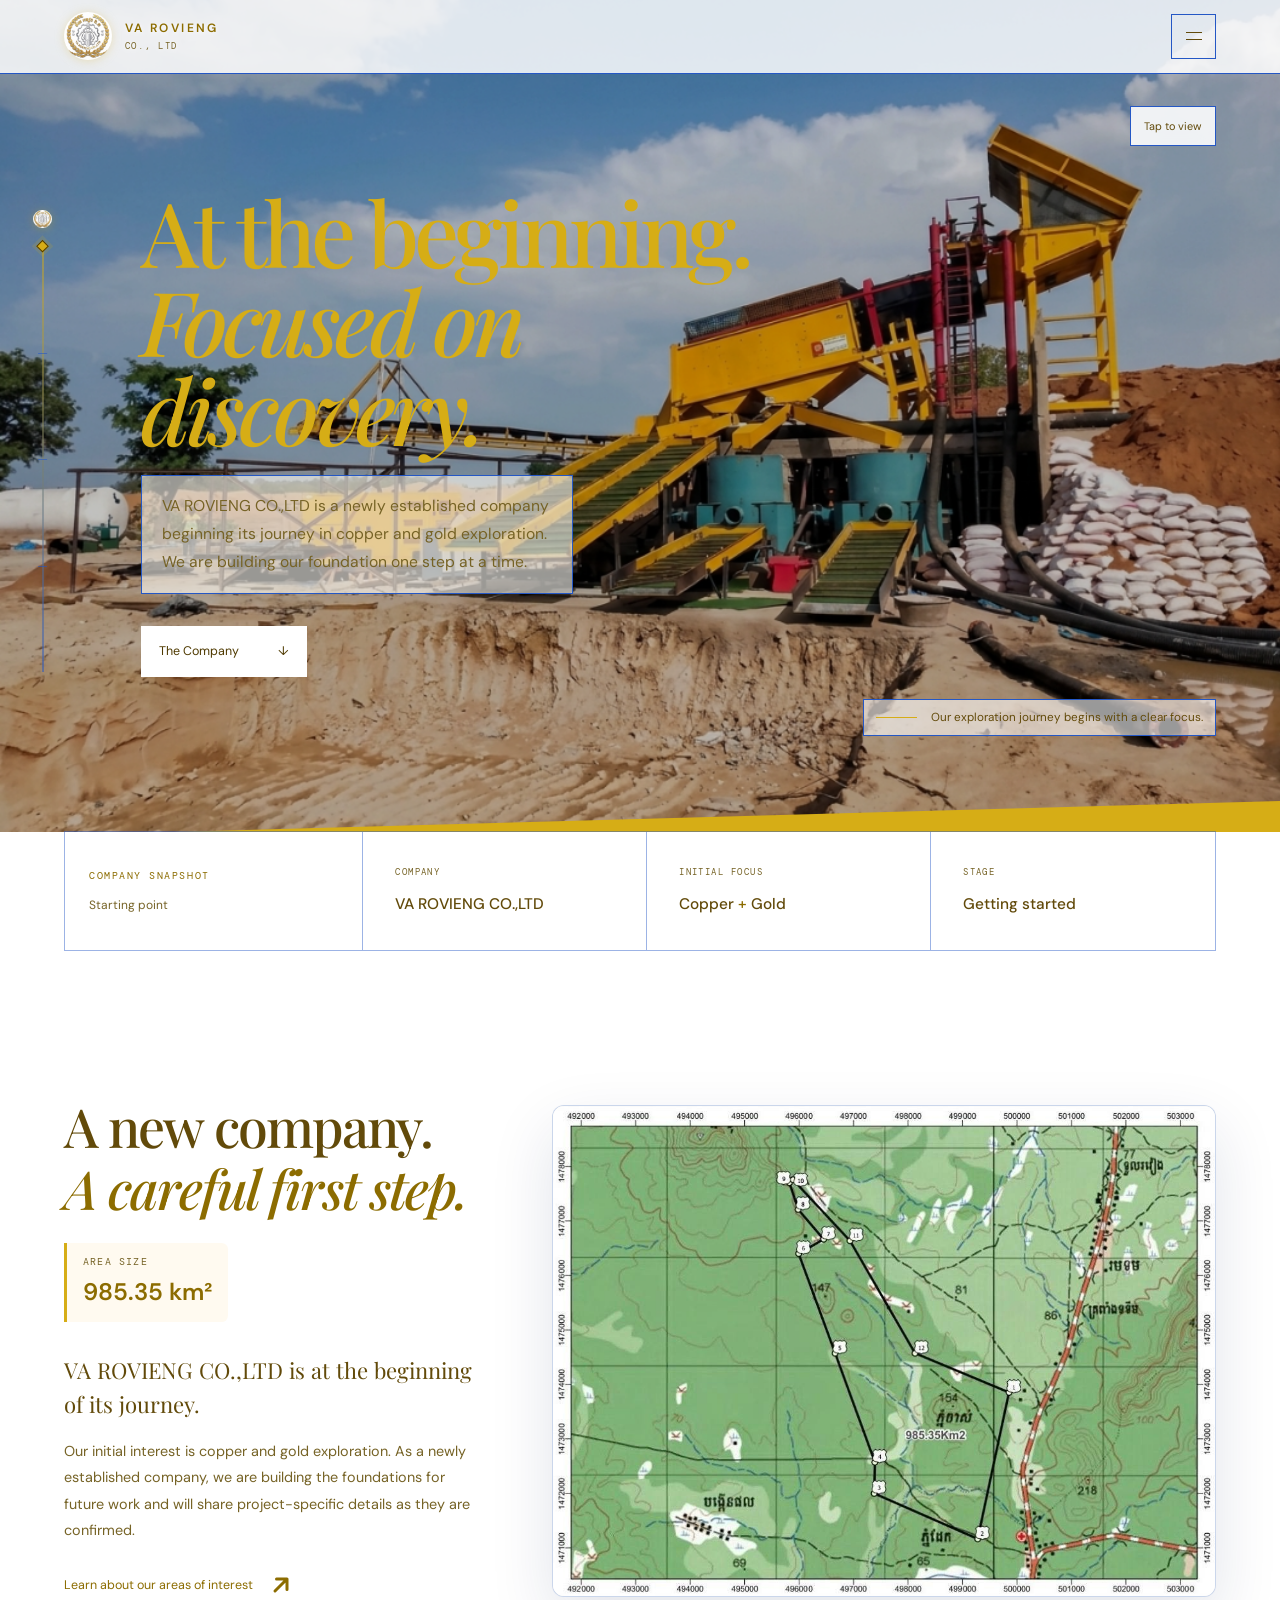
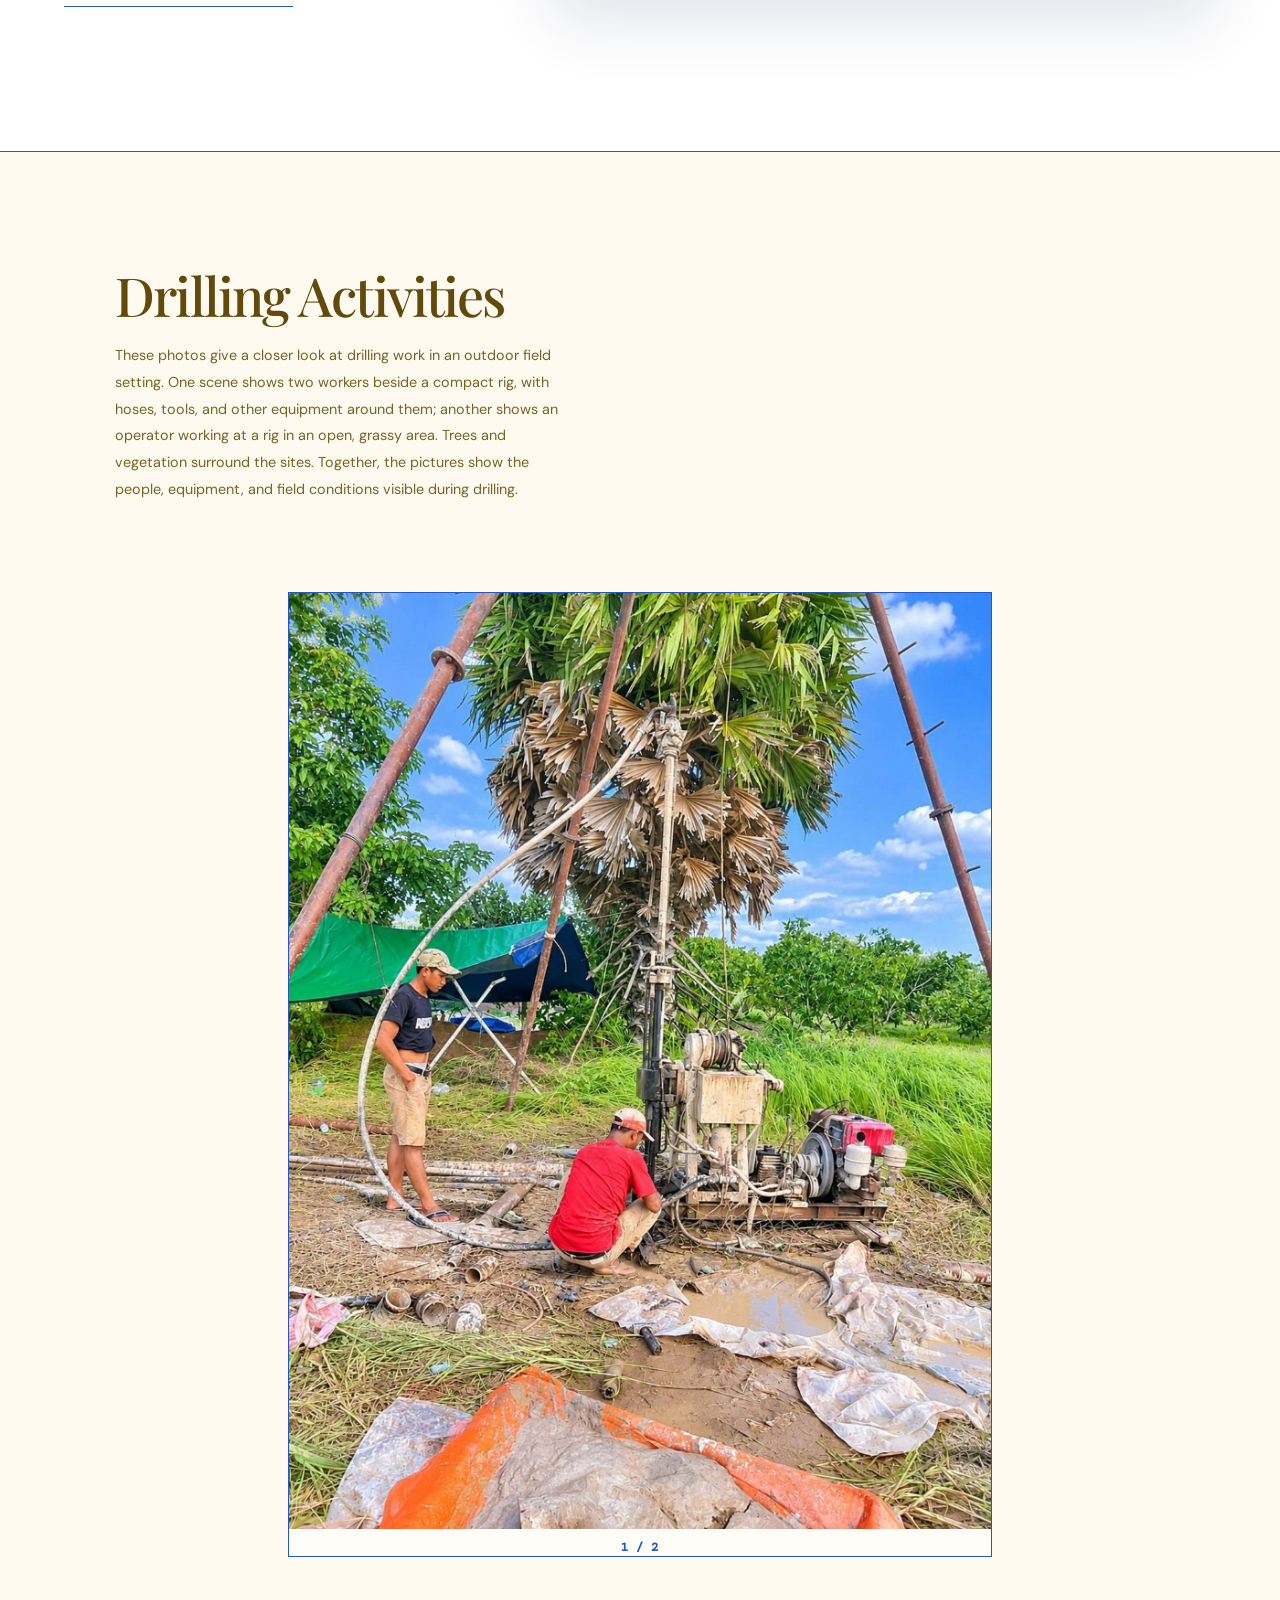
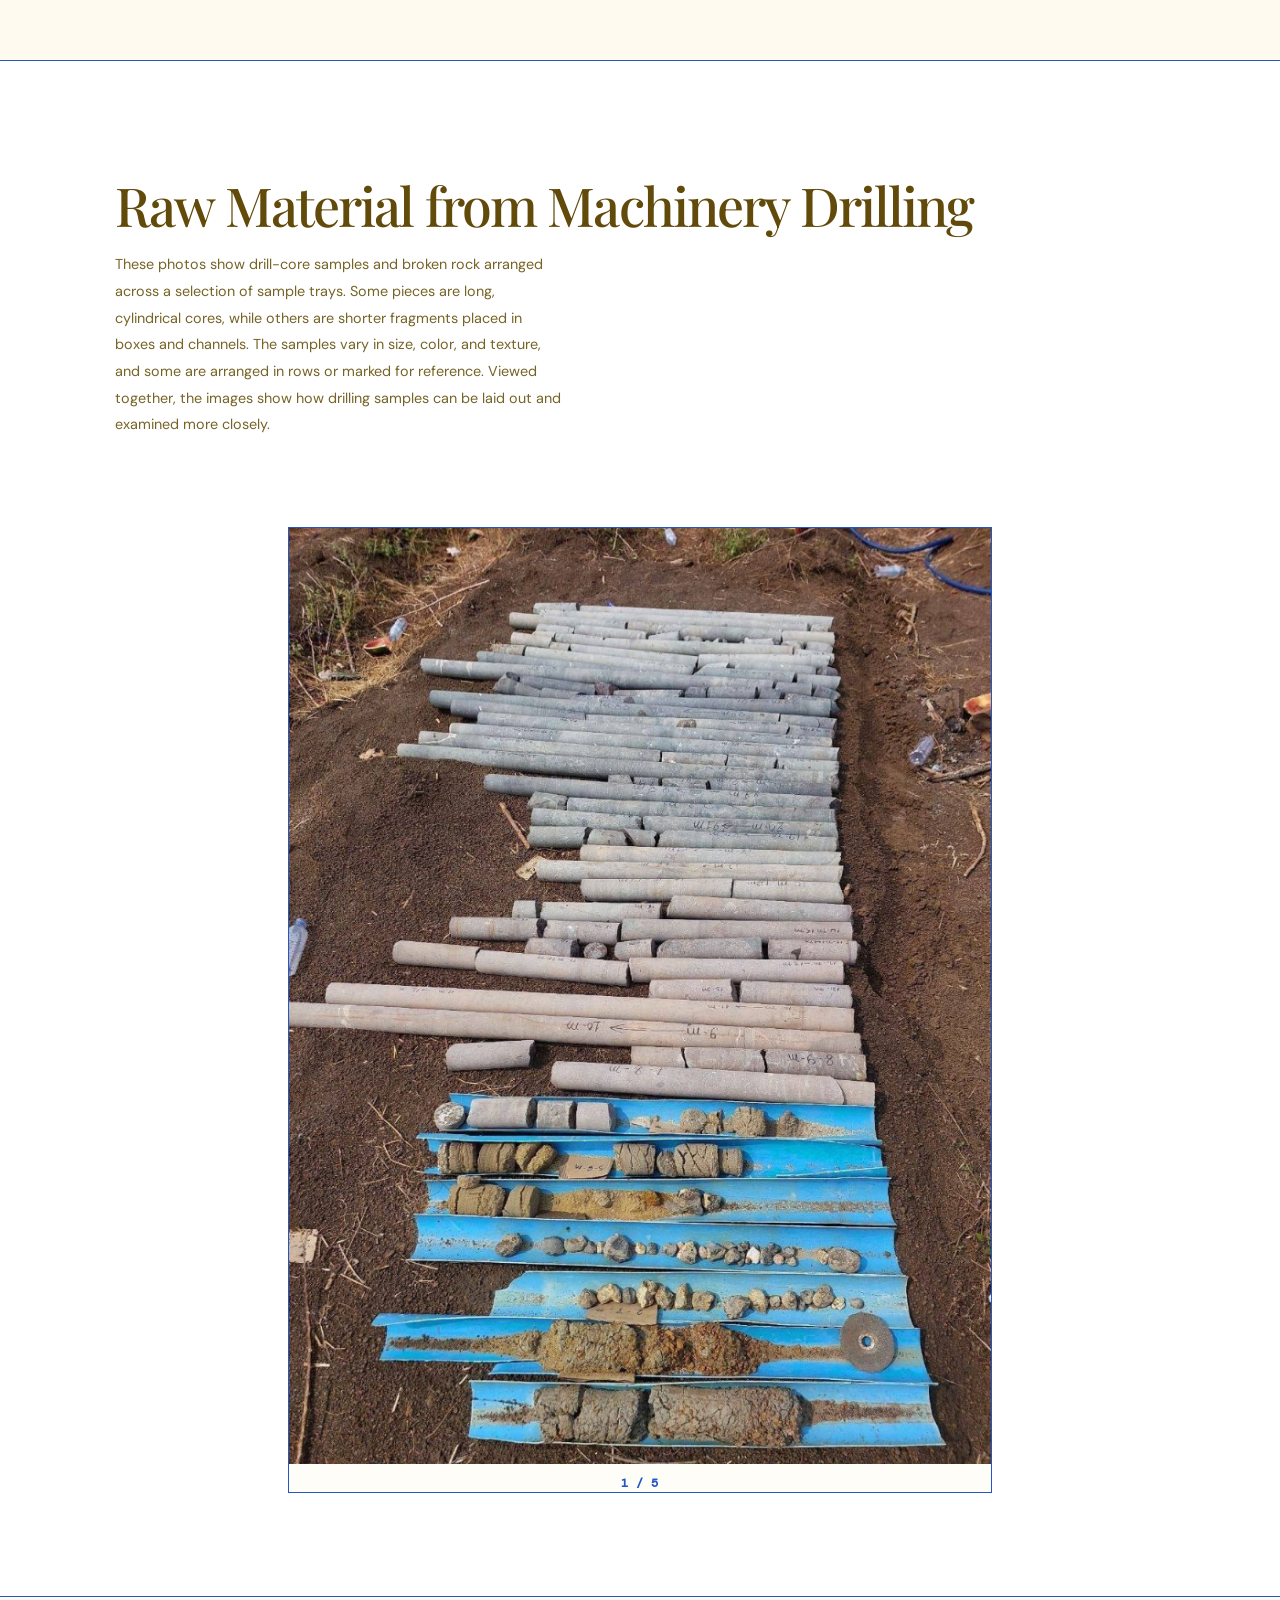
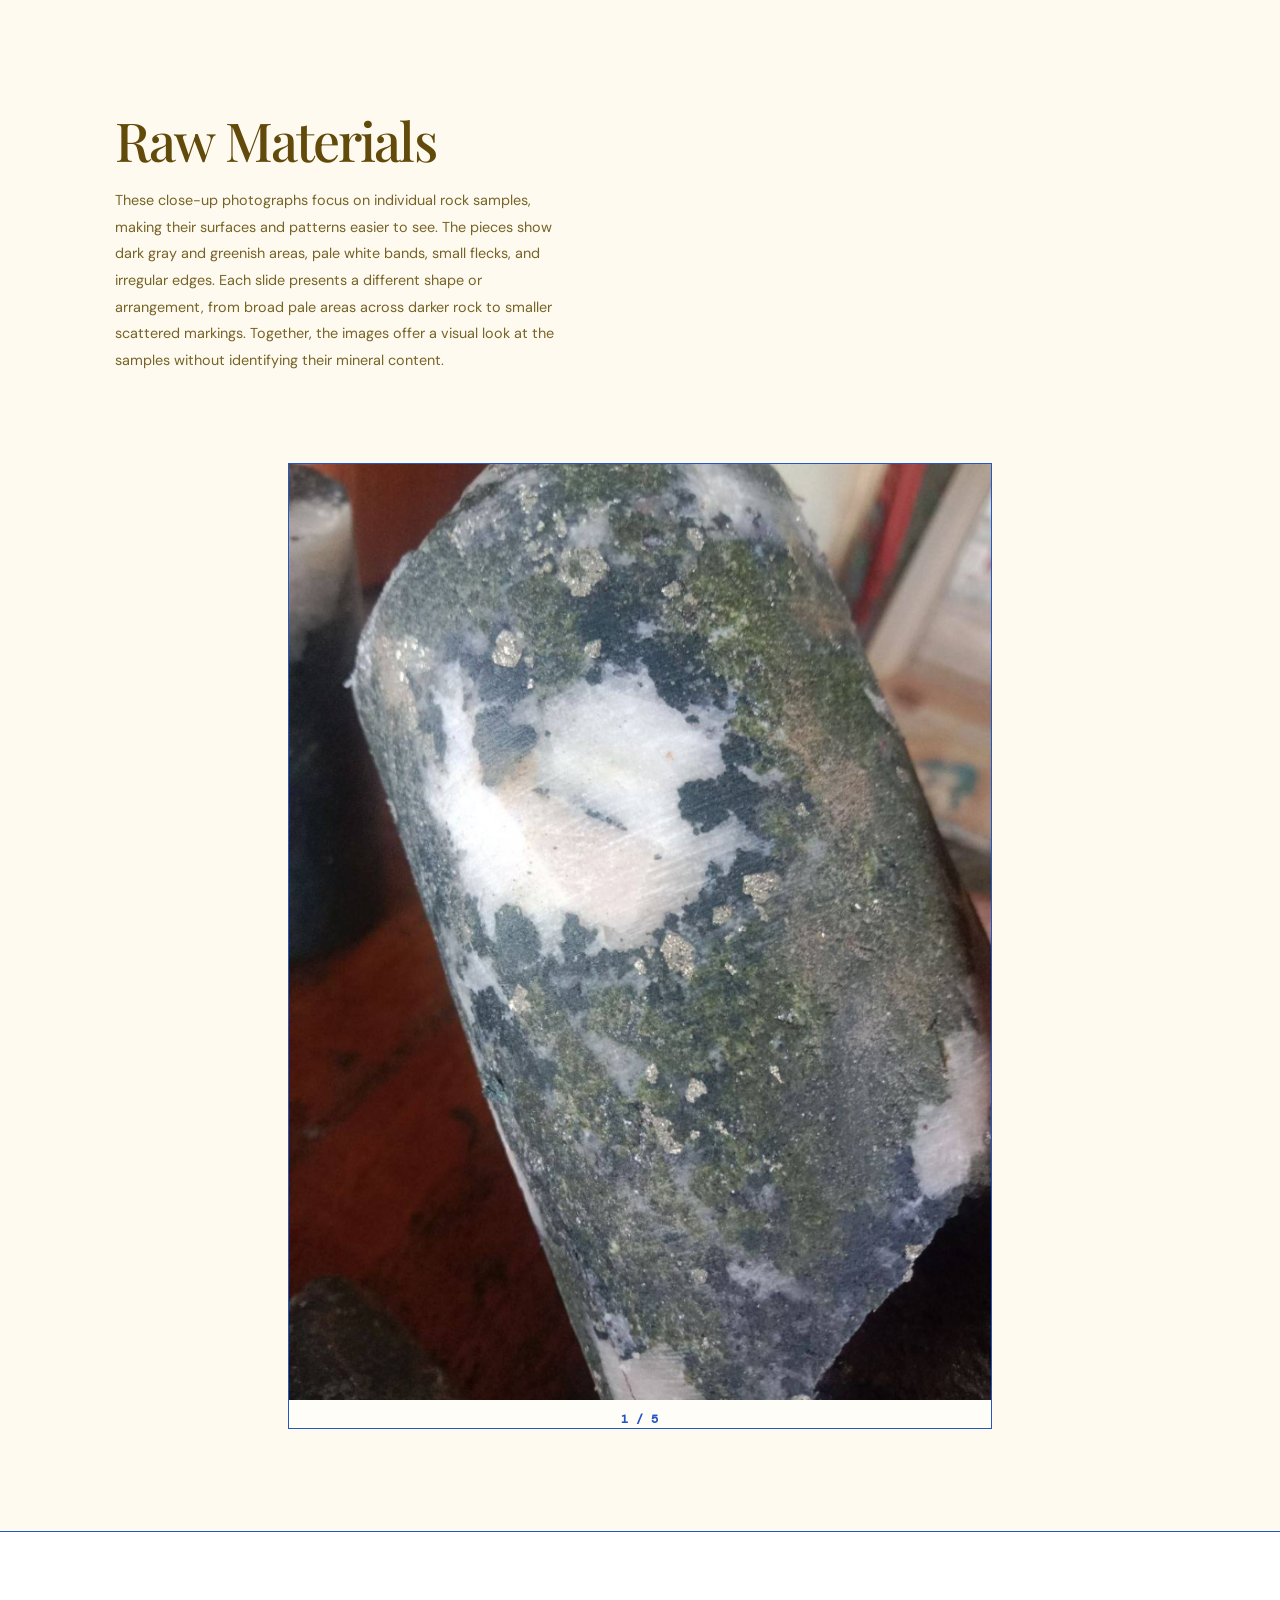
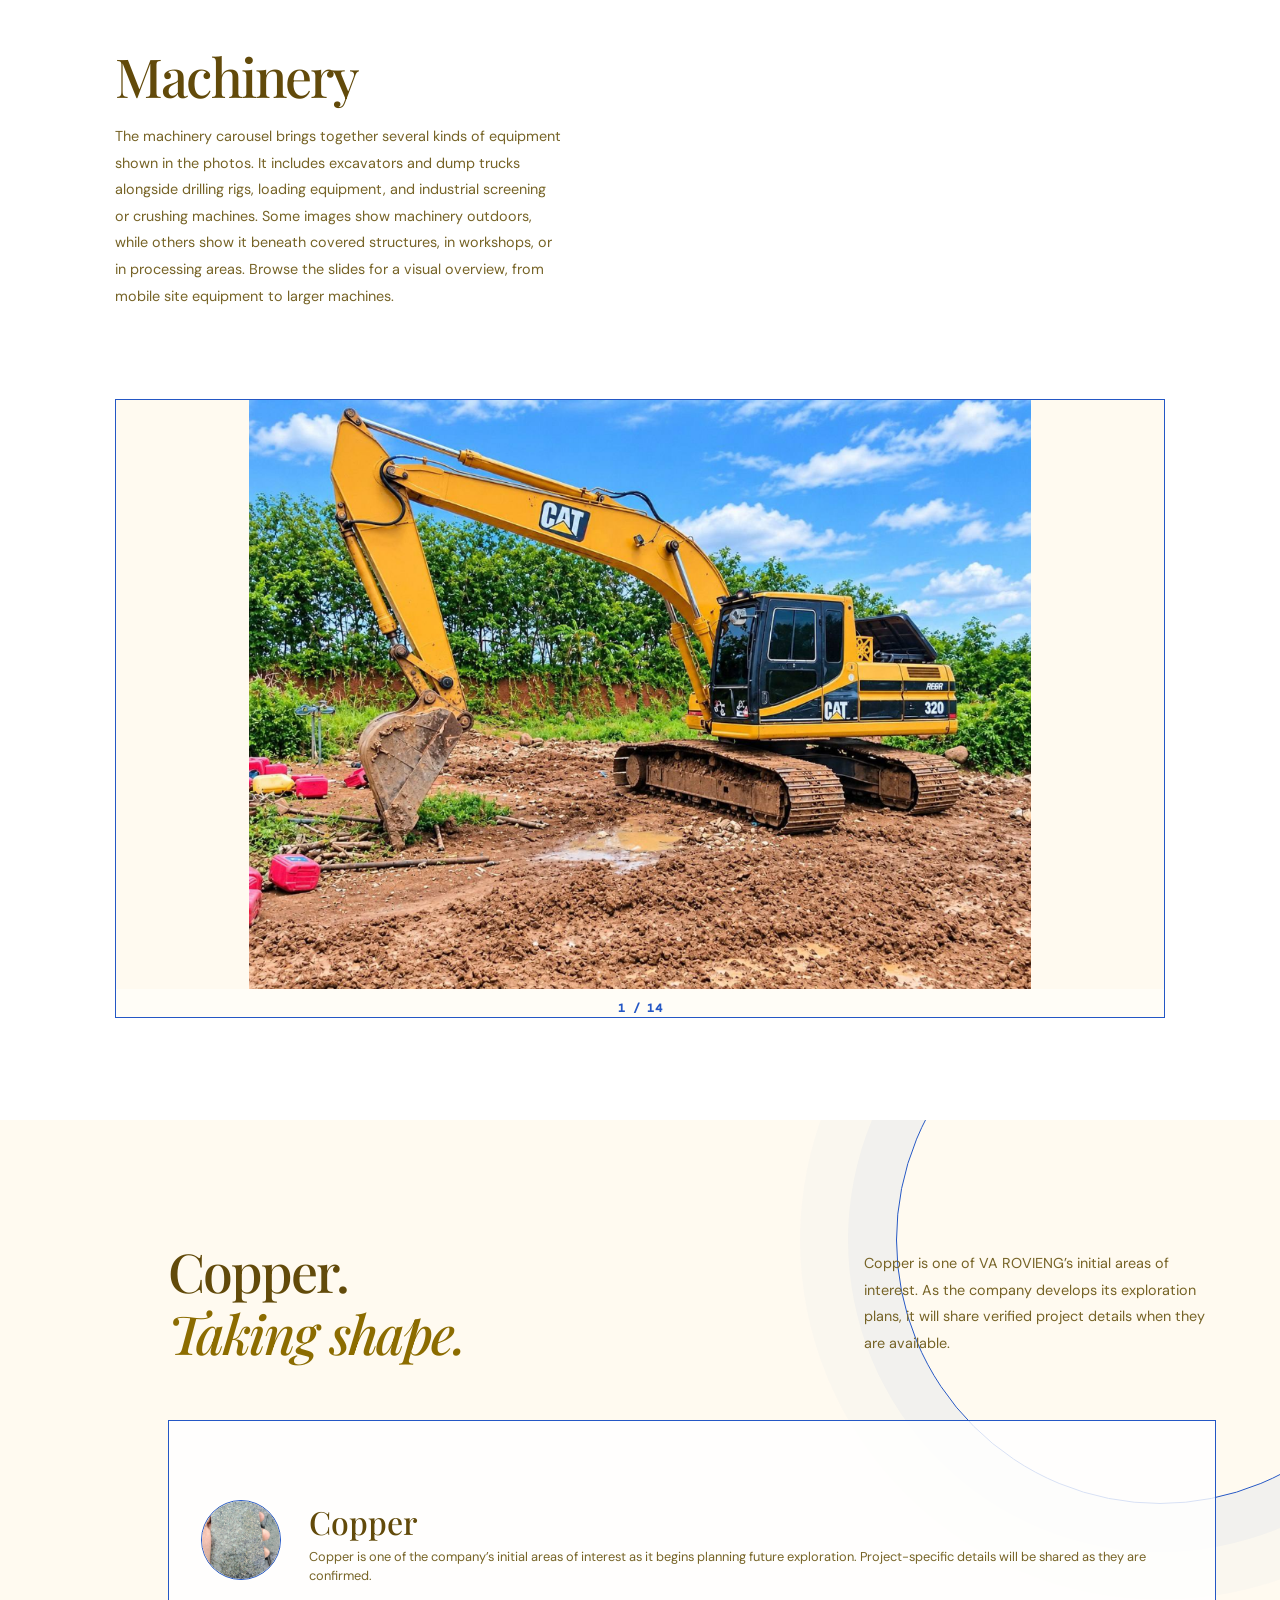
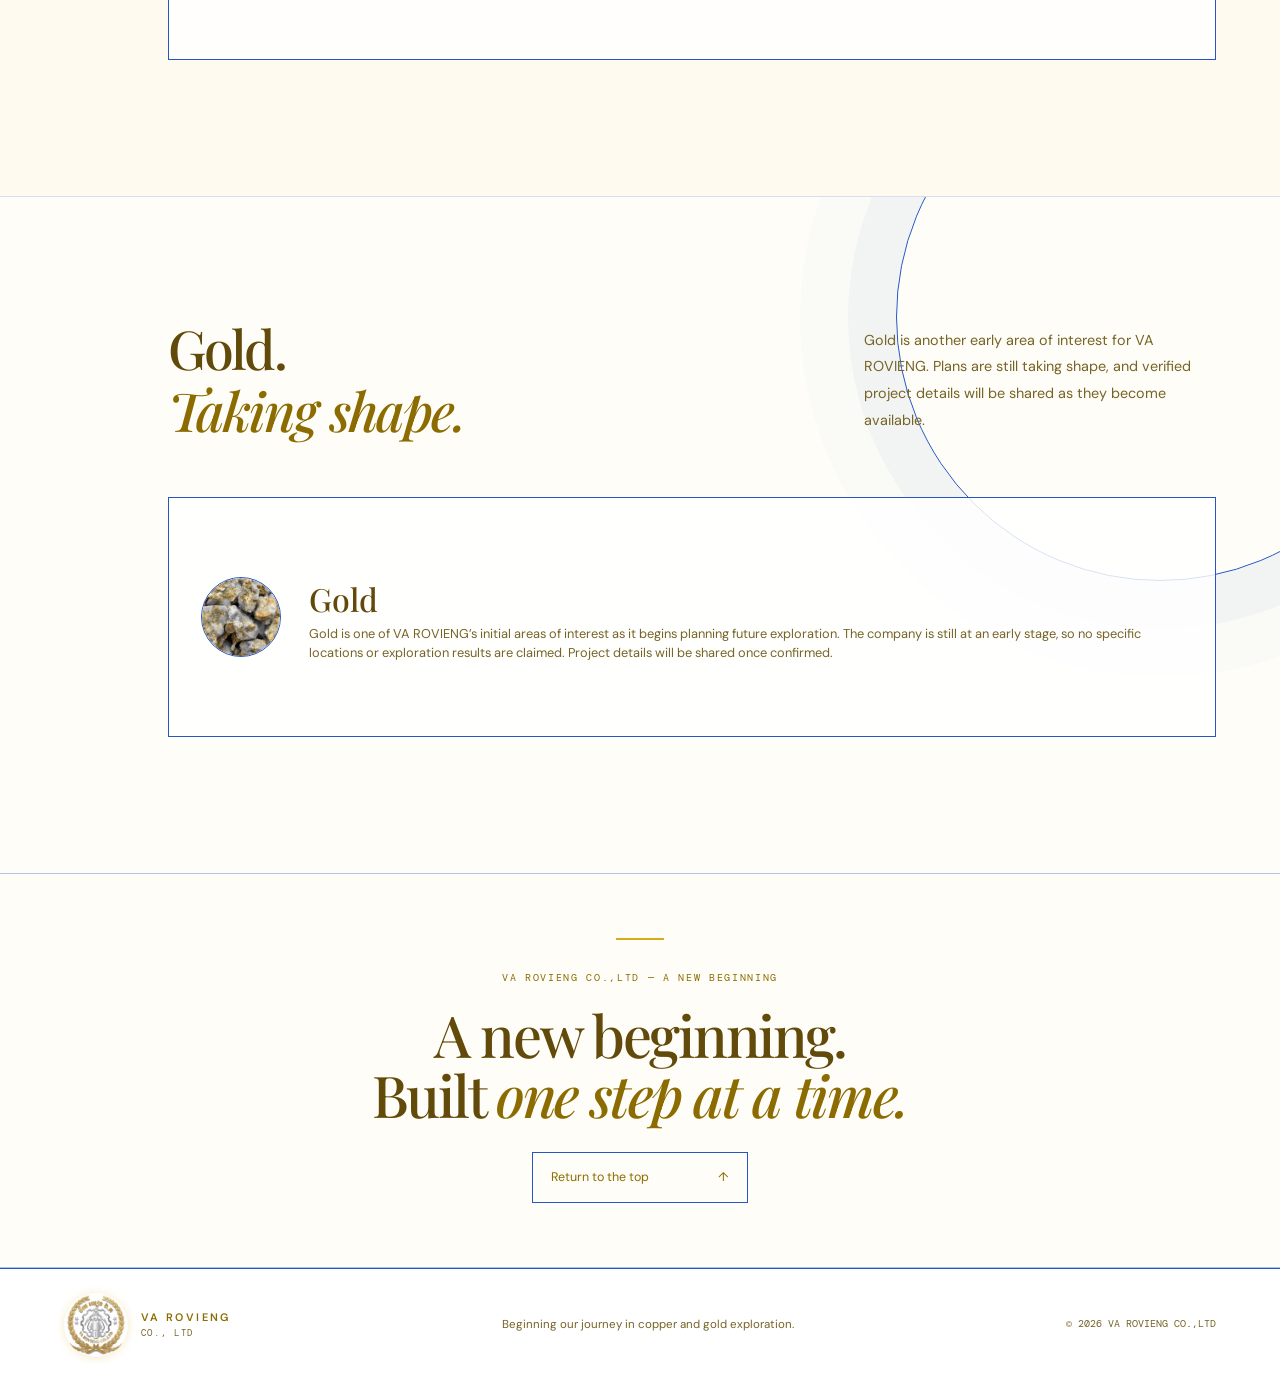
<file: index.html>
<!doctype html>
<html lang="en">
  <head>
    <meta charset="UTF-8" />
    <meta name="viewport" content="width=device-width, initial-scale=1" />
    <meta
      name="description"
      content="VA ROVIENG CO.,LTD is a newly established company beginning its journey in copper and gold exploration."
    />
    <meta name="theme-color" content="#ffffff" />
    <meta name="apple-mobile-web-app-capable" content="yes" />
    <meta name="apple-mobile-web-app-title" content="VA ROVIENG" />
    <title>VA ROVIENG CO.,LTD — A New Beginning</title>
    <link rel="manifest" href="manifest.webmanifest" />
    <link rel="apple-touch-icon" sizes="180x180" href="images/va-rovieng-icon-180.png" />
    <link rel="icon" type="image/png" sizes="48x48" href="images/va-rovieng-favicon-48.png" />
    <link rel="icon" type="image/png" sizes="192x192" href="images/va-rovieng-icon-192.png" />
    <link rel="preconnect" href="https://fonts.googleapis.com" />
    <link rel="preconnect" href="https://fonts.gstatic.com" crossorigin />
    <link
      href="https://fonts.googleapis.com/css2?family=DM+Mono:wght@400;500&family=DM+Sans:wght@400;500;600;700&family=Playfair+Display:wght@500;600&display=swap"
      rel="stylesheet"
    />
    <link rel="stylesheet" href="vendor/bootstrap-5.3.9/bootstrap.min.css" />
    <link rel="stylesheet" href="styles.css" />
    <script src="vendor/bootstrap-5.3.9/bootstrap.bundle.min.js" defer></script>
    <script src="script.js" defer></script>
  </head>
  <body>
    <div class="page-transition-overlay" aria-hidden="true"></div>
    <a class="skip-link" href="#main">Skip to content</a>

    <div class="page-scrollbar">
      <img class="page-scrollbar-logo" src="images/va-rovieng-logo-cropped.png" alt="" />
      <div
        class="page-scrollbar-track"
        role="scrollbar"
        tabindex="0"
        aria-label="Page scroll position"
        aria-controls="main"
        aria-orientation="vertical"
        aria-valuemin="0"
        aria-valuemax="100"
        aria-valuenow="0"
      >
        <span class="page-scrollbar-line" aria-hidden="true">
          <span class="page-scrollbar-tick page-scrollbar-tick--quarter"></span>
          <span class="page-scrollbar-tick page-scrollbar-tick--half"></span>
          <span class="page-scrollbar-tick page-scrollbar-tick--three-quarter"></span>
          <span class="page-scrollbar-thumb"></span>
        </span>
      </div>
    </div>

    <header class="site-header">
      <div class="brand">
        <button class="brand-logo-trigger" type="button" aria-label="View VA ROVIENG logo full size">
          <img class="brand-logo" src="images/va-rovieng-logo-cropped.png" alt="" />
        </button>
        <a class="brand-copy" href="#top" aria-label="VA ROVIENG home">
          <strong>VA ROVIENG</strong>
          <span>CO., LTD</span>
        </a>
      </div>

      <button
        class="menu-toggle"
        type="button"
        aria-expanded="false"
        aria-controls="primary-nav"
        aria-label="Open navigation menu"
      >
        <span></span>
        <span></span>
      </button>

      <nav class="primary-nav" id="primary-nav" aria-label="Main navigation">
        <span class="mobile-nav-heading" aria-hidden="true">Explore VA ROVIENG</span>
        <a href="#top" aria-current="page">Home</a>
        <a href="#area-size">Areas of constructions site</a>
        <a href="presentations.html">Credentials &amp; Certifications</a>
        <a href="engineer.html">Engineer</a>
        <a href="scientific-researcher.html">Scientific Researcher</a>
        <a class="nav-cta" href="guiding-documents.html">
          Guiding Documents
        </a>
      </nav>
    </header>
    <main id="main">
      <section class="hero" id="top" aria-labelledby="hero-title">
        <button
          class="hero-slides hero-photo-trigger"
          type="button"
          aria-label="View current exploration image full size"
        >
          <img
            class="hero-slide is-active"
            src="images/hero-processing-equipment.png"
            alt=""
            data-caption="Exploration equipment photo"
            fetchpriority="high"
            decoding="async"
          />
          <img
            class="hero-slide"
            src="images/hero-drill-core-samples.png"
            alt=""
            data-caption="Drill core sample photo"
            decoding="async"
          />
          <img
            class="hero-slide"
            src="images/hero-mineral-sample.png"
            alt=""
            data-caption="Mineral sample photo"
            decoding="async"
          />
          <span class="photo-viewer-hint" aria-hidden="true">
            Tap to view
          </span>
        </button>
        <div class="hero-content">
          <h1 id="hero-title">At the beginning.<br /><em>Focused on discovery.</em></h1>
          <p class="hero-summary">
            VA ROVIENG CO.,LTD is a newly established company beginning its
            journey in copper and gold exploration. We are building our
            foundation one step at a time.
          </p>
          <a class="button button-light" href="#overview">
            The Company <span aria-hidden="true">↓</span>
          </a>
        </div>
        <div class="hero-caption">
          <span class="caption-rule"></span>
          <span>Our exploration journey begins with a clear focus.</span>
        </div>
      </section>

      <section class="project-strip" id="project" aria-label="Company at a glance">
        <div class="strip-heading">
          <span class="eyebrow">Company snapshot</span>
          <span class="strip-note">Starting point</span>
        </div>
        <div class="strip-item">
          <span class="data-label">Company</span>
          <strong>VA ROVIENG CO.,LTD</strong>
        </div>
        <div class="strip-item">
          <span class="data-label">Initial focus</span>
          <strong>Copper <i>+</i> Gold</strong>
        </div>
        <div class="strip-item">
          <span class="data-label">Stage</span>
          <strong>Getting started</strong>
        </div>
      </section>

      <section class="overview section-wrap" id="overview">
        <div class="overview-grid">
          <h2>A new company.<br /><em>A careful first step.</em></h2>
          <div class="map-area-label">
            <span>Area size</span>
            <strong>985.35 km²</strong>
          </div>
          <div class="overview-copy">
            <p class="lead">
              VA ROVIENG CO.,LTD is at the beginning of its journey.
            </p>
            <p>
              Our initial interest is copper and gold exploration. As a newly
              established company, we are building the foundations for future
              work and will share project-specific details as they are
              confirmed.
            </p>
            <a class="text-link" href="#focus">
              Learn about our areas of interest
              <svg class="icon-arrow" viewBox="0 0 16 16" aria-hidden="true" focusable="false">
                <path d="M4 12 12 4M5 4H12V11" />
              </svg>
            </a>
          </div>
        </div>
        <figure class="overview-visual" id="area-size">
          <button
            class="project-map-trigger"
            type="button"
            aria-label="View and zoom the project-area map"
          >
            <img
              class="project-map"
              src="images/project-area-map.jpg"
              alt="Provided project-area map with boundary markers and coordinate grid"
            />
            <span class="project-map-hint">Click or tap to view and zoom</span>
          </button>
        </figure>
      </section>

      <section class="field-update" id="drilling-activities" aria-labelledby="drilling-activities-title">
        <div class="field-update-inner">
          <div class="field-update-copy">
            <h2 id="drilling-activities-title">Drilling Activities</h2>
            <p>
              These photos give a closer look at drilling work in an outdoor
              field setting. One scene shows two workers beside a compact rig,
              with hoses, tools, and other equipment around them; another shows
              an operator working at a rig in an open, grassy area. Trees and
              vegetation surround the sites. Together, the pictures show the
              people, equipment, and field conditions visible during drilling.
            </p>
          </div>
          <div
            class="field-carousel field-carousel--portrait"
            role="region"
            aria-roledescription="carousel"
            aria-label="Drilling activity photos"
          >
            <div
              class="field-carousel-frame"
              tabindex="0"
              aria-label="Swipe, drag, or use the arrow keys to view drilling activity photos"
            >
              <div class="field-carousel-track">
                <img
                  class="field-carousel-slide is-active"
                  src="images/drilling-activities-01.png"
                  alt="Two workers operating a drilling rig at a site among trees"
                  fetchpriority="high"
                  decoding="async"
                  draggable="false"
                />
                <img
                  class="field-carousel-slide"
                  src="images/drilling-activities-02.png"
                  alt="A worker operating a drilling rig in a green field"
                  loading="lazy"
                  decoding="async"
                  draggable="false"
                />
              </div>
            </div>
            <div class="field-carousel-status">
              <span class="field-carousel-counter" aria-live="polite" aria-atomic="true">1 / 2</span>
              <span class="field-carousel-hint">Swipe or drag to browse</span>
            </div>
          </div>
        </div>
      </section>

      <section
        class="field-update"
        id="raw-material-from-machinery-drilling"
        aria-labelledby="raw-material-from-machinery-drilling-title"
      >
        <div class="field-update-inner">
          <div class="field-update-copy">
            <h2 id="raw-material-from-machinery-drilling-title">Raw Material from Machinery Drilling</h2>
            <p>
              These photos show drill-core samples and broken rock arranged
              across a selection of sample trays. Some pieces are long,
              cylindrical cores, while others are shorter fragments placed in
              boxes and channels. The samples vary in size, color, and texture,
              and some are arranged in rows or marked for reference. Viewed
              together, the images show how drilling samples can be laid out
              and examined more closely.
            </p>
          </div>
          <div
            class="field-carousel field-carousel--portrait"
            role="region"
            aria-roledescription="carousel"
            aria-label="Raw material and drill-core photos"
          >
            <div
              class="field-carousel-frame"
              tabindex="0"
              aria-label="Swipe, drag, or use the arrow keys to view raw material photos"
            >
              <div class="field-carousel-track">
                <img
                  class="field-carousel-slide is-active"
                  src="images/raw-material-from-machinery-drilling-02.png"
                  alt="Drill cores and rock samples arranged in rows outdoors"
                  fetchpriority="high"
                  decoding="async"
                  draggable="false"
                />
                <img
                  class="field-carousel-slide"
                  src="images/raw-material-from-machinery-drilling-03.png"
                  alt="Rock fragments sorted in sample trays"
                  loading="lazy"
                  decoding="async"
                  draggable="false"
                />
                <img
                  class="field-carousel-slide"
                  src="images/raw-material-from-machinery-drilling-04.png"
                  alt="Drill samples and sediment in a field tray"
                  loading="lazy"
                  decoding="async"
                  draggable="false"
                />
                <img
                  class="field-carousel-slide"
                  src="images/raw-material-from-machinery-drilling-05.png"
                  alt="Rock and core samples arranged in several trays"
                  loading="lazy"
                  decoding="async"
                  draggable="false"
                />
                <img
                  class="field-carousel-slide"
                  src="images/raw-material-from-machinery-drilling-06.png"
                  alt="Labeled cylindrical drill-core samples in a wooden tray"
                  loading="lazy"
                  decoding="async"
                  draggable="false"
                />
              </div>
            </div>
            <div class="field-carousel-status">
              <span class="field-carousel-counter" aria-live="polite" aria-atomic="true">1 / 5</span>
              <span class="field-carousel-hint">Swipe or drag to browse</span>
            </div>
          </div>
        </div>
      </section>

      <section class="field-update" id="raw-materials" aria-labelledby="raw-materials-title">
        <div class="field-update-inner">
          <div class="field-update-copy">
            <h2 id="raw-materials-title">Raw Materials</h2>
            <p>
              These close-up photographs focus on individual rock samples,
              making their surfaces and patterns easier to see. The pieces show
              dark gray and greenish areas, pale white bands, small flecks, and
              irregular edges. Each slide presents a different shape or
              arrangement, from broad pale areas across darker rock to smaller
              scattered markings. Together, the images offer a visual look at
              the samples without identifying their mineral content.
            </p>
          </div>
          <div
            class="field-carousel field-carousel--portrait"
            role="region"
            aria-roledescription="carousel"
            aria-label="Raw material sample photos"
          >
            <div
              class="field-carousel-frame"
              tabindex="0"
              aria-label="Swipe, drag, or use the arrow keys to view raw material sample photos"
            >
              <div class="field-carousel-track">
                <img
                  class="field-carousel-slide is-active"
                  src="images/raw-materials-01.png"
                  alt="Close-up of a dark gray rock sample with pale bands"
                  decoding="async"
                  draggable="false"
                />
                <img
                  class="field-carousel-slide"
                  src="images/raw-materials-02.png"
                  alt="Cross-section of a gray rock sample with white bands"
                  loading="lazy"
                  decoding="async"
                  draggable="false"
                />
                <img
                  class="field-carousel-slide"
                  src="images/raw-materials-03.png"
                  alt="Close-up of a gray rock sample with pale veins"
                  loading="lazy"
                  decoding="async"
                  draggable="false"
                />
                <img
                  class="field-carousel-slide"
                  src="images/raw-materials-04.png"
                  alt="Dark rock sample with pale veins and metallic-looking flecks"
                  loading="lazy"
                  decoding="async"
                  draggable="false"
                />
                <img
                  class="field-carousel-slide"
                  src="images/raw-materials-05.png"
                  alt="Long gray rock sample with pale bands and flecks"
                  loading="lazy"
                  decoding="async"
                  draggable="false"
                />
              </div>
            </div>
            <div class="field-carousel-status">
              <span class="field-carousel-counter" aria-live="polite" aria-atomic="true">1 / 5</span>
              <span class="field-carousel-hint">Swipe or drag to browse</span>
            </div>
          </div>
        </div>
      </section>

      <section class="field-update" id="machinery" aria-labelledby="machinery-title">
        <div class="field-update-inner">
          <div class="field-update-copy">
            <h2 id="machinery-title">Machinery</h2>
            <p>
              The machinery carousel brings together several kinds of
              equipment shown in the photos. It includes excavators and dump
              trucks alongside drilling rigs, loading equipment, and industrial
              screening or crushing machines. Some images show machinery
              outdoors, while others show it beneath covered structures, in
              workshops, or in processing areas. Browse the slides for a visual
              overview, from mobile site equipment to larger machines.
            </p>
          </div>
          <div
            class="field-carousel"
            role="region"
            aria-roledescription="carousel"
            aria-label="Machinery photos"
          >
            <div
              class="field-carousel-frame"
              tabindex="0"
              aria-label="Swipe, drag, or use the arrow keys to view machinery photos"
            >
              <div class="field-carousel-track">
                <img class="field-carousel-slide is-active" src="images/machinery-01.png" alt="Yellow excavator at a work area" fetchpriority="high" decoding="async" draggable="false" />
                <img class="field-carousel-slide" src="images/machinery-02.png" alt="Dump trucks beneath a covered structure" loading="lazy" decoding="async" draggable="false" />
                <img class="field-carousel-slide" src="images/machinery-03.png" alt="Yellow drilling equipment" loading="lazy" decoding="async" draggable="false" />
                <img class="field-carousel-slide" src="images/machinery-04.png" alt="Machinery being loaded onto trucks" loading="lazy" decoding="async" draggable="false" />
                <img class="field-carousel-slide" src="images/machinery-05.png" alt="Large industrial machinery" loading="lazy" decoding="async" draggable="false" />
                <img class="field-carousel-slide" src="images/machinery-07.png" alt="Machinery inside a workshop" loading="lazy" decoding="async" draggable="false" />
                <img class="field-carousel-slide" src="images/machinery-08.png" alt="Yellow drilling machine" loading="lazy" decoding="async" draggable="false" />
                <img class="field-carousel-slide" src="images/machinery-09.png" alt="Industrial crushing machine" loading="lazy" decoding="async" draggable="false" />
                <img class="field-carousel-slide" src="images/machinery-10.png" alt="Drilling rig outdoors" loading="lazy" decoding="async" draggable="false" />
                <img class="field-carousel-slide" src="images/machinery-11.png" alt="Large rusted wheel assembly beside gravel at an outdoor work site" loading="lazy" decoding="async" draggable="false" />
                <img class="field-carousel-slide" src="images/machinery-12.png" alt="Green industrial hopper and motor on a concrete pad" loading="lazy" decoding="async" draggable="false" />
                <img class="field-carousel-slide" src="images/machinery-13.png" alt="Diesel generator set beneath a shelter" loading="lazy" decoding="async" draggable="false" />
                <img class="field-carousel-slide" src="images/machinery-14.png" alt="Large industrial machine in a covered work area" loading="lazy" decoding="async" draggable="false" />
                <img class="field-carousel-slide" src="images/machinery-15.png" alt="Metal screening platform with rock pieces on top" loading="lazy" decoding="async" draggable="false" />
              </div>
            </div>
            <div class="field-carousel-status">
              <span class="field-carousel-counter" aria-live="polite" aria-atomic="true">1 / 14</span>
              <span class="field-carousel-hint">Swipe or drag to browse</span>
            </div>
          </div>
        </div>
      </section>

      <section class="focus-section" id="focus" aria-labelledby="copper-title">
        <div class="section-wrap focus-inner">
          <div class="focus-heading">
            <h2>Copper.<br /><em>Taking shape.</em></h2>
            <p>
              Copper is one of VA ROVIENG’s initial areas of interest. As the
              company develops its exploration plans, it will share verified
              project details when they are available.
            </p>
          </div>
          <div class="metal-grid">
            <article class="metal-card metal-copper">
              <button
                class="metal-photo-trigger field-photo-trigger"
                type="button"
                data-photo-src="images/copper-sample.jpg"
                data-photo-caption="Copper sample photo"
                aria-label="View full-size copper sample photo"
              >
                <img class="metal-symbol metal-photo" src="images/copper-sample.jpg" alt="" />
              </button>
              <div>
                <h2 id="copper-title">Copper</h2>
                <p>
                  Copper is one of the company’s initial areas of interest as
                  it begins planning future exploration. Project-specific
                  details will be shared as they are confirmed.
                </p>
              </div>
            </article>
          </div>
        </div>
      </section>

      <section
        class="focus-section focus-section--gold"
        id="gold"
        aria-labelledby="gold-section-title"
      >
        <div class="section-wrap focus-inner">
          <div class="focus-heading">
            <h2 id="gold-section-title">Gold.<br /><em>Taking shape.</em></h2>
            <p>
              Gold is another early area of interest for VA ROVIENG. Plans are
              still taking shape, and verified project details will be shared
              as they become available.
            </p>
          </div>
          <div class="metal-grid">
            <article class="metal-card metal-gold">
              <button
                class="metal-photo-trigger field-photo-trigger"
                type="button"
                data-photo-src="images/gold-sample.jpg"
                data-photo-caption="Gold-bearing rock sample photo"
                aria-label="View full-size gold sample photo"
              >
                <img class="metal-symbol metal-photo" src="images/gold-sample.jpg" alt="" />
              </button>
              <div>
                <h2>Gold</h2>
                <p>
                  Gold is one of VA ROVIENG’s initial areas of interest as it
                  begins planning future exploration. The company is still at
                  an early stage, so no specific locations or exploration
                  results are claimed. Project details will be shared once
                  confirmed.
                </p>
              </div>
            </article>
          </div>
        </div>
      </section>

      <section class="closing">
        <div class="closing-content">
          <span class="eyebrow">VA ROVIENG CO.,LTD — A new beginning</span>
          <h2>A new beginning.<br />Built <em>one step at a time.</em></h2>
          <a class="button button-outline" href="#top">
            Return to the top <span aria-hidden="true">↑</span>
          </a>
        </div>
      </section>

    </main>

    <dialog class="photo-dialog" aria-labelledby="photo-dialog-caption">
      <button class="photo-dialog-close" type="button" aria-label="Close photo viewer">×</button>
      <div class="photo-dialog-controls" aria-label="Image zoom controls">
        <div class="photo-zoom-group">
          <button class="photo-zoom-out" type="button" aria-label="Zoom out">−</button>
          <output class="photo-zoom-level" aria-live="polite">100%</output>
          <button class="photo-zoom-in" type="button" aria-label="Zoom in">+</button>
        </div>
        <span>Click, scroll or pinch to zoom. Drag to move.</span>
      </div>
      <figure>
        <div class="photo-dialog-stage">
          <div class="photo-dialog-viewport">
            <img id="photo-dialog-image" alt="" />
          </div>
          <button class="photo-previous" type="button" aria-label="Previous image">‹</button>
          <button class="photo-next" type="button" aria-label="Next image">›</button>
        </div>
        <figcaption><span id="photo-dialog-caption"></span><span class="photo-navigation-status" role="status"></span></figcaption>
      </figure>
    </dialog>
    <footer class="site-footer">
      <div class="brand footer-brand">
        <button class="brand-logo-trigger" type="button" aria-label="View VA ROVIENG logo full size">
          <img class="brand-logo" src="images/va-rovieng-logo-cropped.png" alt="" />
        </button>
        <a class="brand-copy" href="#top" aria-label="VA ROVIENG home">
          <strong>VA ROVIENG</strong>
          <span>CO., LTD</span>
        </a>
      </div>
      <p>Beginning our journey in copper and gold exploration.</p>
      <span class="footer-copy">© <span id="current-year"></span> VA ROVIENG CO.,LTD</span>
    </footer>
  </body>
</html>
</file>
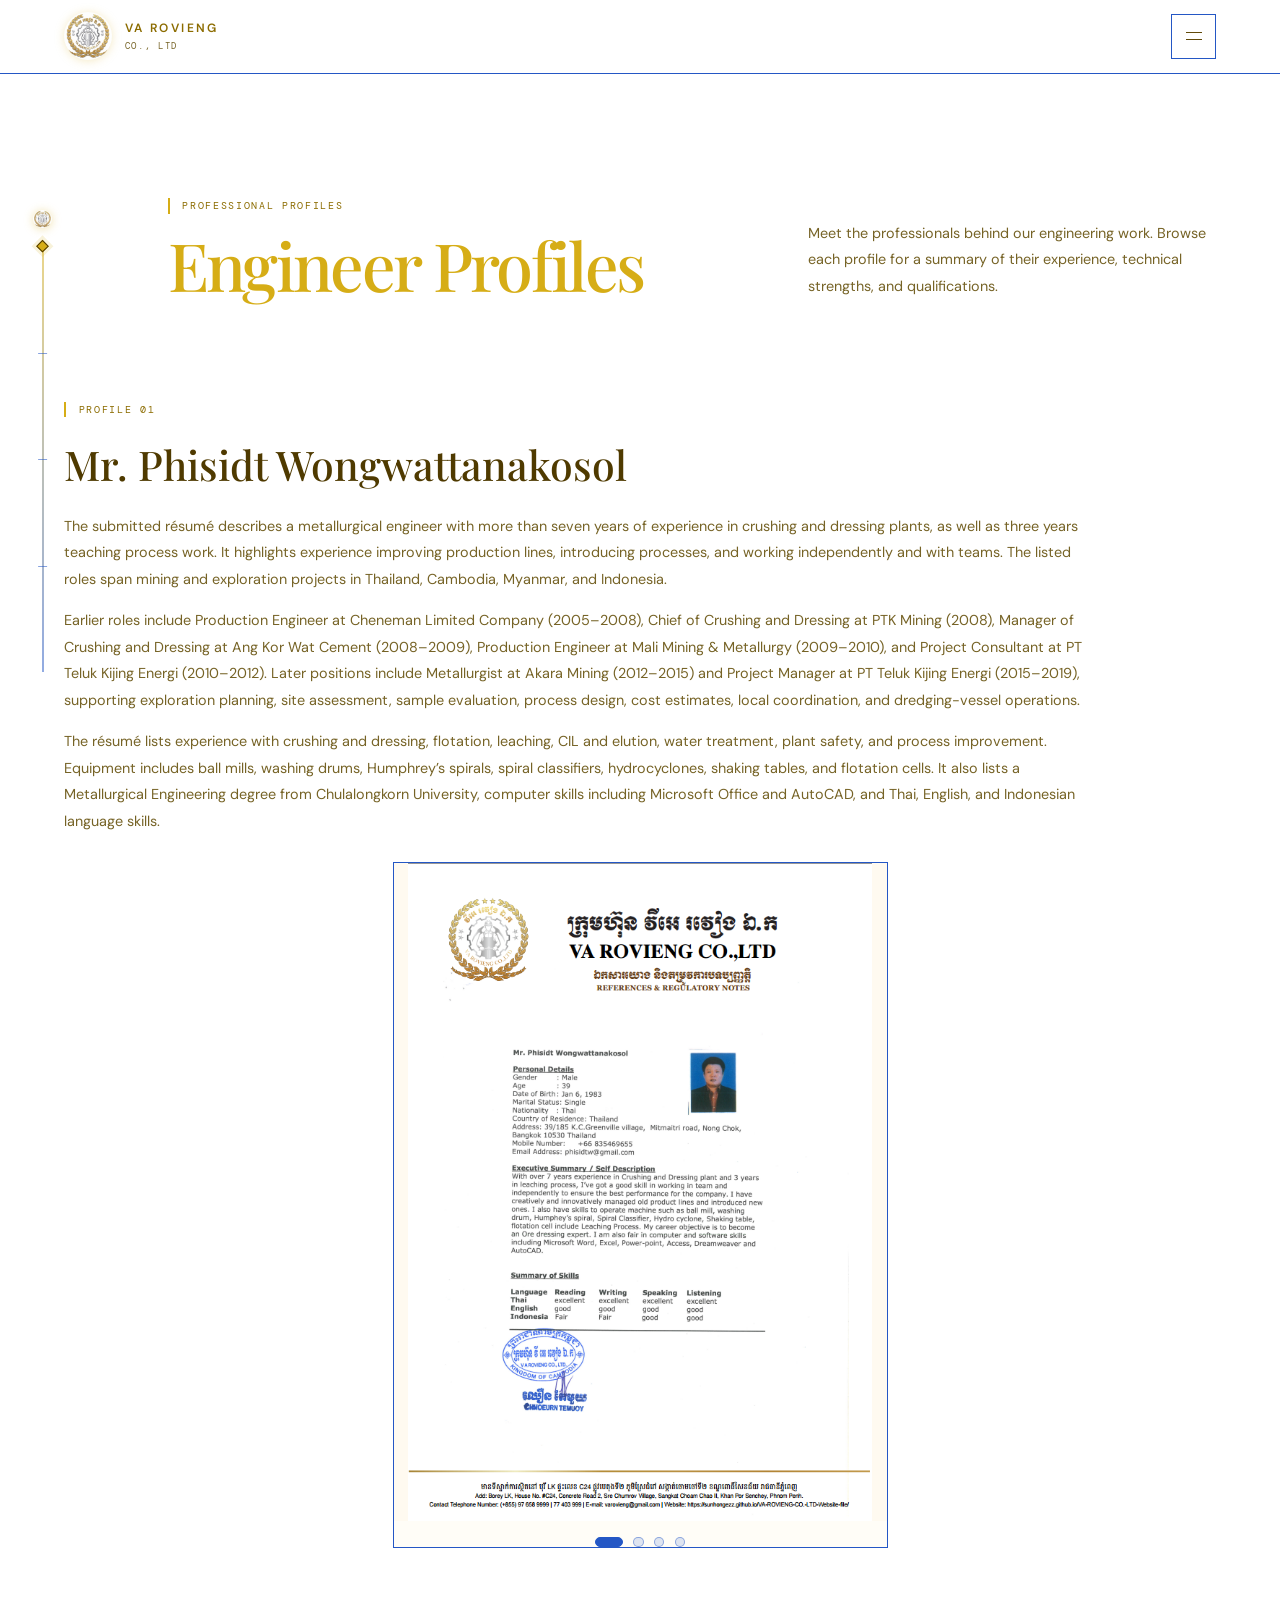
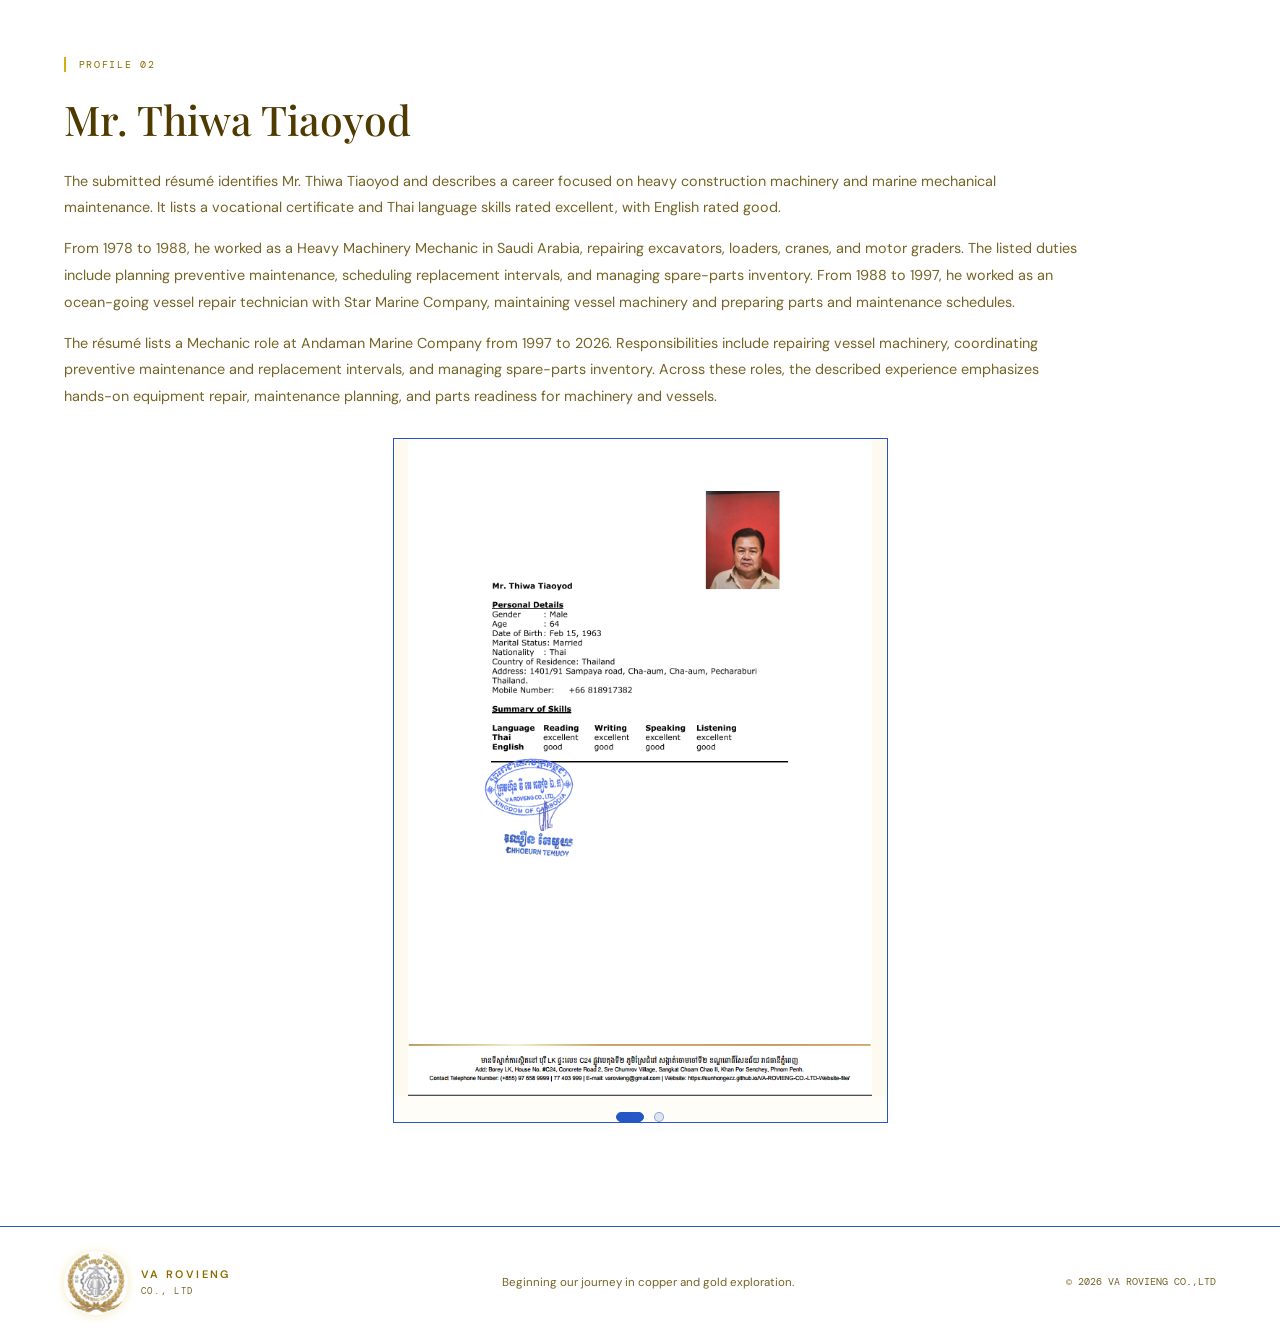
<file: engineer.html>
<!doctype html>
<html lang="en">
  <head>
    <meta charset="UTF-8" />
    <meta name="viewport" content="width=device-width, initial-scale=1" />
    <meta name="description" content="Meet the engineers and explore their professional experience and qualifications." />
    <meta name="theme-color" content="#ffffff" />
    <meta name="apple-mobile-web-app-capable" content="yes" />
    <meta name="apple-mobile-web-app-title" content="VA ROVIENG" />
    <title>Engineer Profiles &mdash; VA ROVIENG</title>
    <link rel="manifest" href="manifest.webmanifest" />
    <link rel="apple-touch-icon" sizes="180x180" href="images/va-rovieng-icon-180.png" />
    <link rel="icon" type="image/png" sizes="48x48" href="images/va-rovieng-favicon-48.png" />
    <link rel="icon" type="image/png" sizes="192x192" href="images/va-rovieng-icon-192.png" />
    <link rel="preconnect" href="https://fonts.googleapis.com" />
    <link rel="preconnect" href="https://fonts.gstatic.com" crossorigin />
    <link
      href="https://fonts.googleapis.com/css2?family=DM+Mono:wght@400;500&family=DM+Sans:wght@400;500;600;700&family=Playfair+Display:wght@500;600&display=swap"
      rel="stylesheet"
    />
    <link rel="stylesheet" href="vendor/bootstrap-5.3.9/bootstrap.min.css" />
    <link rel="stylesheet" href="styles.css" />
    <script src="vendor/bootstrap-5.3.9/bootstrap.bundle.min.js" defer></script>
    <script src="script.js" defer></script>
  </head>
  <body>
    <div class="page-transition-overlay" aria-hidden="true"></div>
    <a class="skip-link" href="#main">Skip to content</a>

    <div class="page-scrollbar">
      <img class="page-scrollbar-logo" src="images/va-rovieng-logo-cropped.png" alt="" />
      <div
        class="page-scrollbar-track"
        role="scrollbar"
        tabindex="0"
        aria-label="Page scroll position"
        aria-controls="main"
        aria-orientation="vertical"
        aria-valuemin="0"
        aria-valuemax="100"
        aria-valuenow="0"
      >
        <span class="page-scrollbar-line" aria-hidden="true">
          <span class="page-scrollbar-tick page-scrollbar-tick--quarter"></span>
          <span class="page-scrollbar-tick page-scrollbar-tick--half"></span>
          <span class="page-scrollbar-tick page-scrollbar-tick--three-quarter"></span>
          <span class="page-scrollbar-thumb"></span>
        </span>
      </div>
    </div>

    <header class="site-header">
      <div class="brand">
        <button class="brand-logo-trigger" type="button" aria-label="View VA ROVIENG logo full size">
          <img class="brand-logo" src="images/va-rovieng-logo-cropped.png" alt="" />
        </button>
        <a class="brand-copy" href="index.html#top" aria-label="VA ROVIENG home">
          <strong>VA ROVIENG</strong>
          <span>CO., LTD</span>
        </a>
      </div>

      <button
        class="menu-toggle"
        type="button"
        aria-expanded="false"
        aria-controls="primary-nav"
        aria-label="Open navigation menu"
      >
        <span></span>
        <span></span>
      </button>

      <nav class="primary-nav" id="primary-nav" aria-label="Main navigation">
        <span class="mobile-nav-heading" aria-hidden="true">Explore VA ROVIENG</span>
        <a href="index.html#top">Home</a>
        <a href="index.html#area-size">Areas of constructions site</a>
        <a href="presentations.html">Credentials &amp; Certifications</a>
        <a href="engineer.html" aria-current="page">Engineer</a>
        <a href="scientific-researcher.html">Scientific Researcher</a>
        <a class="nav-cta" href="guiding-documents.html">
          Guiding Documents
        </a>
      </nav>
    </header>

    <main id="main">
      <section class="presentation-page section-wrap engineer-page" id="top" aria-labelledby="engineer-title">
        <div class="presentation-heading">
          <div>
            <span class="credentials-eyebrow">Professional profiles</span>
            <h1 id="engineer-title">Engineer Profiles</h1>
          </div>
          <p>
            Meet the professionals behind our engineering work. Browse each
            profile for a summary of their experience, technical strengths,
            and qualifications.
          </p>
        </div>
      </section>

      <section class="engineer-profile section-wrap" aria-labelledby="engineer-profile-one-title">
        <div class="engineer-profile-heading">
          <div>
            <span class="credentials-eyebrow">Profile 01</span>
            <h2 id="engineer-profile-one-title">Mr. Phisidt Wongwattanakosol</h2>
          </div>
        </div>
        <div class="engineer-profile-description">
          <p>
            The submitted résumé describes a metallurgical engineer with more
            than seven years of experience in crushing and dressing plants, as
            well as three years teaching process work. It highlights experience
            improving production lines, introducing processes, and working
            independently and with teams. The listed roles span mining and
            exploration projects in Thailand, Cambodia, Myanmar, and Indonesia.
          </p>
          <p>
            Earlier roles include Production Engineer at Cheneman Limited
            Company (2005–2008), Chief of Crushing and Dressing at PTK Mining
            (2008), Manager of Crushing and Dressing at Ang Kor Wat Cement
            (2008–2009), Production Engineer at Mali Mining &amp; Metallurgy
            (2009–2010), and Project Consultant at PT Teluk Kijing Energi
            (2010–2012). Later positions include Metallurgist at Akara Mining
            (2012–2015) and Project Manager at PT Teluk Kijing Energi
            (2015–2019), supporting exploration planning, site assessment,
            sample evaluation, process design, cost estimates, local
            coordination, and dredging-vessel operations.
          </p>
          <p>
            The résumé lists experience with crushing and dressing, flotation,
            leaching, CIL and elution, water treatment, plant safety, and
            process improvement. Equipment includes ball mills, washing drums,
            Humphrey’s spirals, spiral classifiers, hydrocyclones, shaking
            tables, and flotation cells. It also lists a Metallurgical
            Engineering degree from Chulalongkorn University, computer skills
            including Microsoft Office and AutoCAD, and Thai, English, and
            Indonesian language skills.
          </p>
        </div>

        <div
          class="field-carousel field-carousel--profile"
          role="region"
          aria-roledescription="carousel"
          aria-label="Profile 1: Mr. Phisidt Wongwattanakosol"
          data-interval="8000"
        >
          <div
            class="field-carousel-frame"
            tabindex="0"
            aria-label="Select a page, or click a page to view and zoom"
          >
            <div class="field-carousel-track">
              <img class="field-carousel-slide is-active" src="images/engineer-profile-01.png" alt="Profile 1 engineer CV page 1 with personal details, professional summary, and skills" fetchpriority="high" decoding="async" draggable="false" />
              <img class="field-carousel-slide" src="images/engineer-profile-02.png" alt="Profile 1 engineer CV page 2: project manager, metallurgist, and project consultant experience" loading="lazy" decoding="async" draggable="false" />
              <img class="field-carousel-slide" src="images/engineer-profile-03.png" alt="Profile 1 engineer CV page 3: production engineering and crushing and dressing experience" loading="lazy" decoding="async" draggable="false" />
              <img class="field-carousel-slide" src="images/engineer-profile-04.png" alt="Profile 1 engineer CV page 4: additional mining experience, education, and qualifications" loading="lazy" decoding="async" draggable="false" />
            </div>
          </div>
          <div class="field-carousel-status">
            <ol class="field-carousel-pagination" aria-label="Choose a profile page">
              <li><button type="button" aria-label="Show page 1" aria-current="true"></button></li>
              <li><button type="button" aria-label="Show page 2"></button></li>
              <li><button type="button" aria-label="Show page 3"></button></li>
              <li><button type="button" aria-label="Show page 4"></button></li>
            </ol>
          </div>
        </div>
      </section>

      <section class="engineer-profile section-wrap" aria-labelledby="engineer-profile-two-title">
        <div class="engineer-profile-heading">
          <div>
            <span class="credentials-eyebrow">Profile 02</span>
            <h2 id="engineer-profile-two-title">Mr. Thiwa Tiaoyod</h2>
          </div>
        </div>
        <div class="engineer-profile-description">
          <p>
            The submitted résumé identifies Mr. Thiwa Tiaoyod and describes a
            career focused on heavy construction machinery and marine
            mechanical maintenance. It lists a vocational certificate and
            Thai language skills rated excellent, with English rated good.
          </p>
          <p>
            From 1978 to 1988, he worked as a Heavy Machinery Mechanic in Saudi
            Arabia, repairing excavators, loaders, cranes, and motor graders.
            The listed duties include planning preventive maintenance,
            scheduling replacement intervals, and managing spare-parts
            inventory. From 1988 to 1997, he worked as an ocean-going vessel
            repair technician with Star Marine Company, maintaining vessel
            machinery and preparing parts and maintenance schedules.
          </p>
          <p>
            The résumé lists a Mechanic role at Andaman Marine Company from
            1997 to 2026. Responsibilities include repairing vessel machinery,
            coordinating preventive maintenance and replacement intervals,
            and managing spare-parts inventory. Across these roles, the
            described experience emphasizes hands-on equipment repair,
            maintenance planning, and parts readiness for machinery and
            vessels.
          </p>
        </div>

        <div
          class="field-carousel field-carousel--profile"
          role="region"
          aria-roledescription="carousel"
          aria-label="Profile 2: Mr. Thiwa Tiaoyod"
          data-interval="8000"
        >
          <div
            class="field-carousel-frame"
            tabindex="0"
            aria-label="Select a page, or click a page to view and zoom"
          >
            <div class="field-carousel-track">
              <img
                class="field-carousel-slide is-active"
                src="images/engineer-profile-2-01.png"
                alt="Profile 2 résumé page 1: profile details and language skills for Mr. Thiwa Tiaoyod"
                loading="lazy"
                decoding="async"
                draggable="false"
              />
              <img
                class="field-carousel-slide"
                src="images/engineer-profile-2-02.png"
                alt="Profile 2 résumé page 2: heavy machinery mechanic, vessel repair technician, and mechanic work history"
                loading="lazy"
                decoding="async"
                draggable="false"
              />
            </div>
          </div>
          <div class="field-carousel-status">
            <ol class="field-carousel-pagination" aria-label="Choose a profile page">
              <li><button type="button" aria-label="Show page 1" aria-current="true"></button></li>
              <li><button type="button" aria-label="Show page 2"></button></li>
            </ol>
          </div>
        </div>
      </section>
    </main>

    <dialog class="photo-dialog" aria-labelledby="photo-dialog-caption">
      <button class="photo-dialog-close" type="button" aria-label="Close photo viewer">×</button>
      <div class="photo-dialog-controls" aria-label="Image zoom controls">
        <div class="photo-zoom-group">
          <button class="photo-zoom-out" type="button" aria-label="Zoom out">−</button>
          <output class="photo-zoom-level" aria-live="polite">100%</output>
          <button class="photo-zoom-in" type="button" aria-label="Zoom in">+</button>
        </div>
        <span>Click, scroll or pinch to zoom. Drag to move.</span>
      </div>
      <figure>
        <div class="photo-dialog-stage">
          <div class="photo-dialog-viewport">
            <img id="photo-dialog-image" alt="" />
          </div>
          <button class="photo-previous" type="button" aria-label="Previous image">‹</button>
          <button class="photo-next" type="button" aria-label="Next image">›</button>
        </div>
        <figcaption><span id="photo-dialog-caption"></span><span class="photo-navigation-status" role="status"></span></figcaption>
      </figure>
    </dialog>

    <footer class="site-footer">
      <div class="brand footer-brand">
        <button class="brand-logo-trigger" type="button" aria-label="View VA ROVIENG logo full size">
          <img class="brand-logo" src="images/va-rovieng-logo-cropped.png" alt="" />
        </button>
        <a class="brand-copy" href="index.html#top" aria-label="VA ROVIENG home">
          <strong>VA ROVIENG</strong>
          <span>CO., LTD</span>
        </a>
      </div>
      <p>Beginning our journey in copper and gold exploration.</p>
      <span class="footer-copy">© <span id="current-year"></span> VA ROVIENG CO.,LTD</span>
    </footer>
  </body>
</html>
</file>
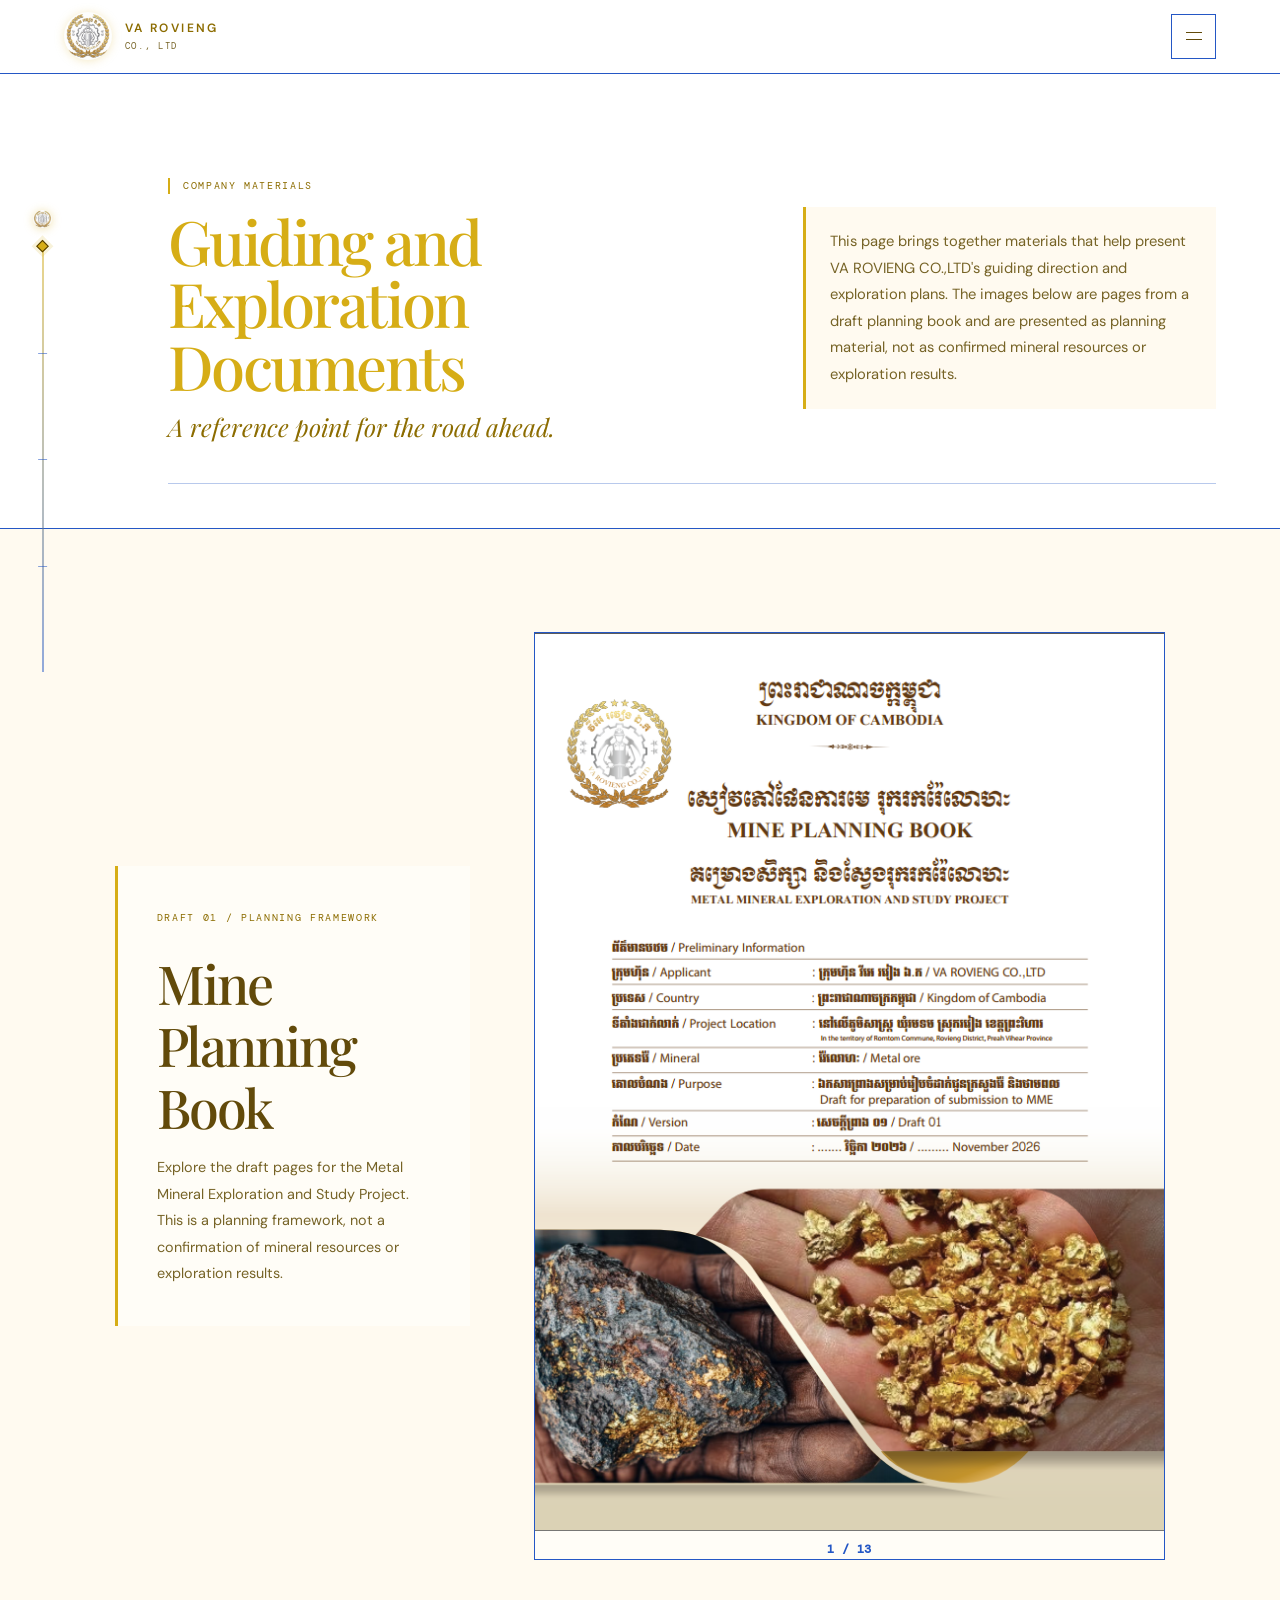
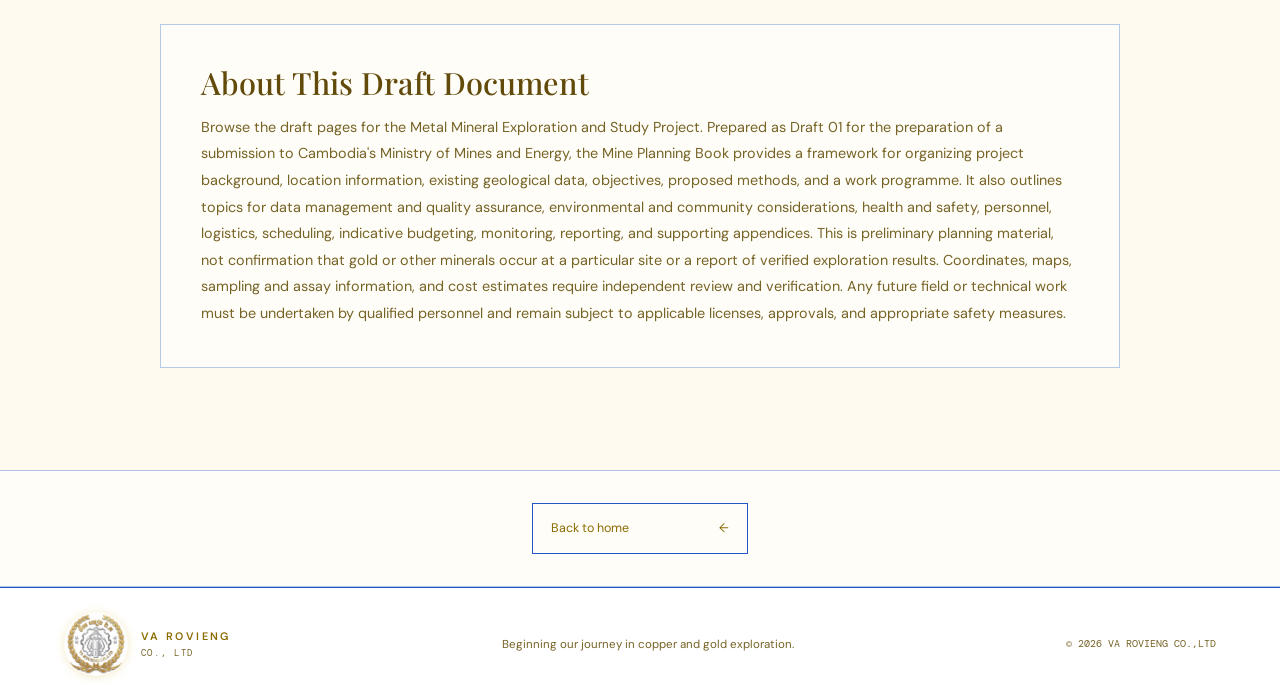
<file: guiding-documents.html>
<!doctype html>
<html lang="en">
  <head>
    <meta charset="UTF-8" />
    <meta name="viewport" content="width=device-width, initial-scale=1" />
    <meta
      name="description"
      content="Guiding materials and exploration documents from VA ROVIENG CO., LTD."
    />
    <meta name="theme-color" content="#ffffff" />
    <meta name="apple-mobile-web-app-capable" content="yes" />
    <meta name="apple-mobile-web-app-title" content="VA ROVIENG" />
    <title>Guiding and Exploration Documents &mdash; VA ROVIENG</title>
    <link rel="manifest" href="manifest.webmanifest" />
    <link rel="apple-touch-icon" sizes="180x180" href="images/va-rovieng-icon-180.png" />
    <link rel="icon" type="image/png" sizes="48x48" href="images/va-rovieng-favicon-48.png" />
    <link rel="icon" type="image/png" sizes="192x192" href="images/va-rovieng-icon-192.png" />
    <link rel="preconnect" href="https://fonts.googleapis.com" />
    <link rel="preconnect" href="https://fonts.gstatic.com" crossorigin />
    <link
      href="https://fonts.googleapis.com/css2?family=DM+Mono:wght@400;500&family=DM+Sans:wght@400;500;600;700&family=Playfair+Display:wght@500;600&display=swap"
      rel="stylesheet"
    />
    <link rel="stylesheet" href="vendor/bootstrap-5.3.9/bootstrap.min.css" />
    <link rel="stylesheet" href="styles.css" />
    <script src="vendor/bootstrap-5.3.9/bootstrap.bundle.min.js" defer></script>
    <script src="script.js" defer></script>
  </head>
  <body>
    <div class="page-transition-overlay" aria-hidden="true"></div>
    <a class="skip-link" href="#main">Skip to content</a>

    <div class="page-scrollbar">
      <img class="page-scrollbar-logo" src="images/va-rovieng-logo-cropped.png" alt="" />
      <div
        class="page-scrollbar-track"
        role="scrollbar"
        tabindex="0"
        aria-label="Page scroll position"
        aria-controls="main"
        aria-orientation="vertical"
        aria-valuemin="0"
        aria-valuemax="100"
        aria-valuenow="0"
      >
        <span class="page-scrollbar-line" aria-hidden="true">
          <span class="page-scrollbar-tick page-scrollbar-tick--quarter"></span>
          <span class="page-scrollbar-tick page-scrollbar-tick--half"></span>
          <span class="page-scrollbar-tick page-scrollbar-tick--three-quarter"></span>
          <span class="page-scrollbar-thumb"></span>
        </span>
      </div>
    </div>

    <header class="site-header">
      <div class="brand">
        <button class="brand-logo-trigger" type="button" aria-label="View VA ROVIENG logo full size">
          <img class="brand-logo" src="images/va-rovieng-logo-cropped.png" alt="" />
        </button>
        <a class="brand-copy" href="index.html#top" aria-label="VA ROVIENG home">
          <strong>VA ROVIENG</strong>
          <span>CO., LTD</span>
        </a>
      </div>

      <button
        class="menu-toggle"
        type="button"
        aria-expanded="false"
        aria-controls="primary-nav"
        aria-label="Open navigation menu"
      >
        <span></span>
        <span></span>
      </button>

      <nav class="primary-nav" id="primary-nav" aria-label="Main navigation">
        <span class="mobile-nav-heading" aria-hidden="true">Explore VA ROVIENG</span>
        <a href="index.html#top">Home</a>
        <a href="index.html#area-size">Areas of constructions site</a>
        <a href="presentations.html">Credentials &amp; Certifications</a>
        <a href="engineer.html">Engineer</a>
        <a href="scientific-researcher.html">Scientific Researcher</a>
        <a class="nav-cta" href="guiding-documents.html" aria-current="page">
          Guiding Documents
        </a>
      </nav>
    </header>

    <main id="main">
      <section class="presentation-page section-wrap credentials-page" id="top" aria-labelledby="guiding-title">
        <div class="presentation-heading credentials-heading">
          <div class="credentials-heading-title">
            <span class="credentials-eyebrow">Company materials</span>
            <h1 id="guiding-title">Guiding and Exploration Documents</h1>
            <p class="credentials-subtitle">A reference point for the road ahead.</p>
          </div>
          <p class="credentials-heading-copy">
            This page brings together materials that help present VA ROVIENG CO.,LTD's
            guiding direction and exploration plans. The images below are pages from a
            draft planning book and are presented as planning material, not as confirmed
            mineral resources or exploration results.
          </p>
        </div>
      </section>

      <section class="field-update mine-plan-section" aria-labelledby="mine-planning-book-title">
        <div class="field-update-inner mine-plan-layout">
          <div class="field-update-copy mine-plan-intro">
            <span class="eyebrow">Draft 01 / Planning framework</span>
            <h2 id="mine-planning-book-title">Mine Planning Book</h2>
            <p>
              Explore the draft pages for the Metal Mineral Exploration and Study
              Project. This is a planning framework, not a confirmation of mineral
              resources or exploration results.
            </p>
          </div>
          <div
            class="field-carousel field-carousel--portrait field-carousel--document mine-plan-carousel"
            data-interval="8000"
            role="region"
            aria-roledescription="carousel"
            aria-label="Draft Mine Planning Book pages"
          >
            <div
              class="field-carousel-frame"
              tabindex="0"
              aria-label="Swipe, drag, or use the arrow keys to view planning book pages. Select a page to enlarge it."
            >
              <div class="field-carousel-track">
                <img
                  class="field-carousel-slide is-active"
                  src="images/guiding-plan-01-cover.png"
                  alt="Cover of the draft Mine Planning Book for a Metal Mineral Exploration and Study Project"
                  fetchpriority="high"
                  decoding="async"
                  draggable="false"
                />
                <img class="field-carousel-slide" src="images/guiding-plan-02-template-guide.png" alt="How to use this template, including notes on verification and responsible planning" loading="lazy" decoding="async" draggable="false" />
                <img class="field-carousel-slide" src="images/guiding-plan-03-contents.png" alt="Table of contents for the Mine Planning Book" loading="lazy" decoding="async" draggable="false" />
                <img class="field-carousel-slide" src="images/guiding-plan-04-executive-summary.png" alt="Draft executive summary and project background" loading="lazy" decoding="async" draggable="false" />
                <img class="field-carousel-slide" src="images/guiding-plan-05-location-access.png" alt="Draft location and land access page with project maps" loading="lazy" decoding="async" draggable="false" />
                <img class="field-carousel-slide" src="images/guiding-plan-06-geology-data.png" alt="Geological setting and existing data, with map and sample photographs" loading="lazy" decoding="async" draggable="false" />
                <img class="field-carousel-slide" src="images/guiding-plan-07-history-assays.png" alt="Exploration history and samples and assays section with an example analysis report" loading="lazy" decoding="async" draggable="false" />
                <img class="field-carousel-slide" src="images/guiding-plan-08-objectives-work-programme.png" alt="Uncertainties and data gaps, objectives and scope, and draft methodology and work programme" loading="lazy" decoding="async" draggable="false" />
                <img class="field-carousel-slide" src="images/guiding-plan-09-environment-safety.png" alt="Data management and quality assurance, environment and community, and health and safety sections" loading="lazy" decoding="async" draggable="false" />
                <img class="field-carousel-slide" src="images/guiding-plan-10-personnel-schedule.png" alt="Personnel, equipment and logistics, and draft implementation schedule" loading="lazy" decoding="async" draggable="false" />
                <img class="field-carousel-slide" src="images/guiding-plan-11-indicative-budget.png" alt="Indicative budget estimates with a note that figures require verification" loading="lazy" decoding="async" draggable="false" />
                <img class="field-carousel-slide" src="images/guiding-plan-12-monitoring-conclusion.png" alt="Official fee notes, monitoring and reporting, conclusion, and sign-off fields" loading="lazy" decoding="async" draggable="false" />
                <img class="field-carousel-slide" src="images/guiding-plan-13-appendices.png" alt="Appendices listing supporting materials for the planning book" loading="lazy" decoding="async" draggable="false" />
              </div>
            </div>
            <div class="field-carousel-status">
              <span class="field-carousel-counter" aria-live="polite" aria-atomic="true">1 / 13</span>
              <span class="field-carousel-hint">Swipe or drag to browse; select a page to enlarge</span>
            </div>
          </div>
          <div class="field-update-copy field-update-copy--below mine-plan-description">
            <h3>About This Draft Document</h3>
            <p>
              Browse the draft pages for the Metal Mineral Exploration and Study
              Project. Prepared as Draft 01 for the preparation of a submission to
              Cambodia's Ministry of Mines and Energy, the Mine Planning Book provides
              a framework for organizing project background, location information,
              existing geological data, objectives, proposed methods, and a work
              programme. It also outlines topics for data management and quality
              assurance, environmental and community considerations, health and
              safety, personnel, logistics, scheduling, indicative budgeting,
              monitoring, reporting, and supporting appendices. This is preliminary
              planning material, not confirmation that gold or other minerals occur
              at a particular site or a report of verified exploration results.
              Coordinates, maps, sampling and assay information, and cost estimates
              require independent review and verification. Any future field or
              technical work must be undertaken by qualified personnel and remain
              subject to applicable licenses, approvals, and appropriate safety
              measures.
            </p>
          </div>
        </div>
      </section>

      <nav class="closing mine-plan-closing" aria-label="Page navigation">
        <div class="closing-content">
          <a class="button button-outline presentation-back-link" href="index.html#top">
            Back to home <span aria-hidden="true">&#8592;</span>
          </a>
        </div>
      </nav>
    </main>

    <dialog class="photo-dialog" aria-labelledby="photo-dialog-caption">
      <button class="photo-dialog-close" type="button" aria-label="Close photo viewer">×</button>
      <div class="photo-dialog-controls" aria-label="Image zoom controls">
        <div class="photo-zoom-group">
          <button class="photo-zoom-out" type="button" aria-label="Zoom out">−</button>
          <output class="photo-zoom-level" aria-live="polite">100%</output>
          <button class="photo-zoom-in" type="button" aria-label="Zoom in">+</button>
        </div>
        <span>Click, scroll or pinch to zoom. Drag to move.</span>
      </div>
      <figure>
        <div class="photo-dialog-stage">
          <div class="photo-dialog-viewport">
            <img id="photo-dialog-image" alt="" />
          </div>
          <button class="photo-previous" type="button" aria-label="Previous image">‹</button>
          <button class="photo-next" type="button" aria-label="Next image">›</button>
        </div>
        <figcaption><span id="photo-dialog-caption"></span><span class="photo-navigation-status" role="status"></span></figcaption>
      </figure>
    </dialog>

    <footer class="site-footer">
      <div class="brand footer-brand">
        <button class="brand-logo-trigger" type="button" aria-label="View VA ROVIENG logo full size">
          <img class="brand-logo" src="images/va-rovieng-logo-cropped.png" alt="" />
        </button>
        <a class="brand-copy" href="index.html#top" aria-label="VA ROVIENG home">
          <strong>VA ROVIENG</strong>
          <span>CO., LTD</span>
        </a>
      </div>
      <p>Beginning our journey in copper and gold exploration.</p>
      <span class="footer-copy">© <span id="current-year"></span> VA ROVIENG CO.,LTD</span>
    </footer>
  </body>
</html>
</file>
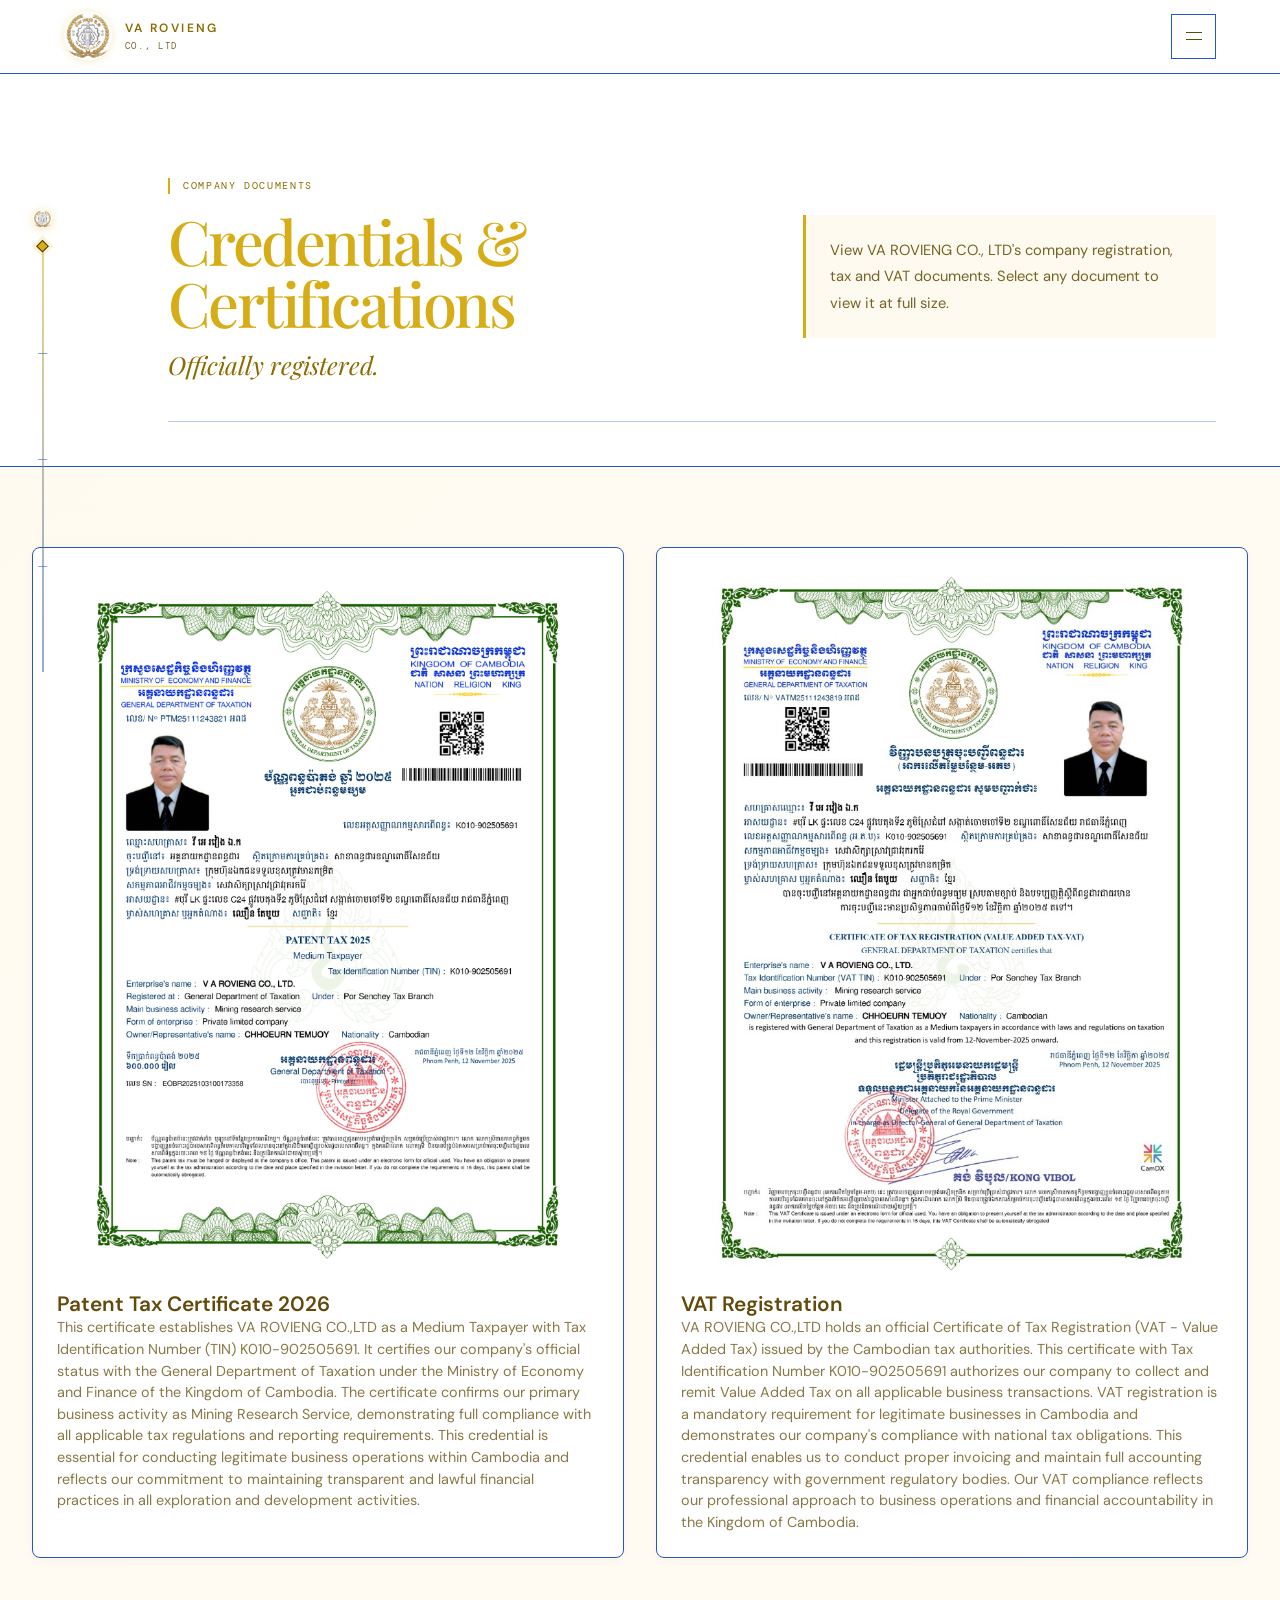
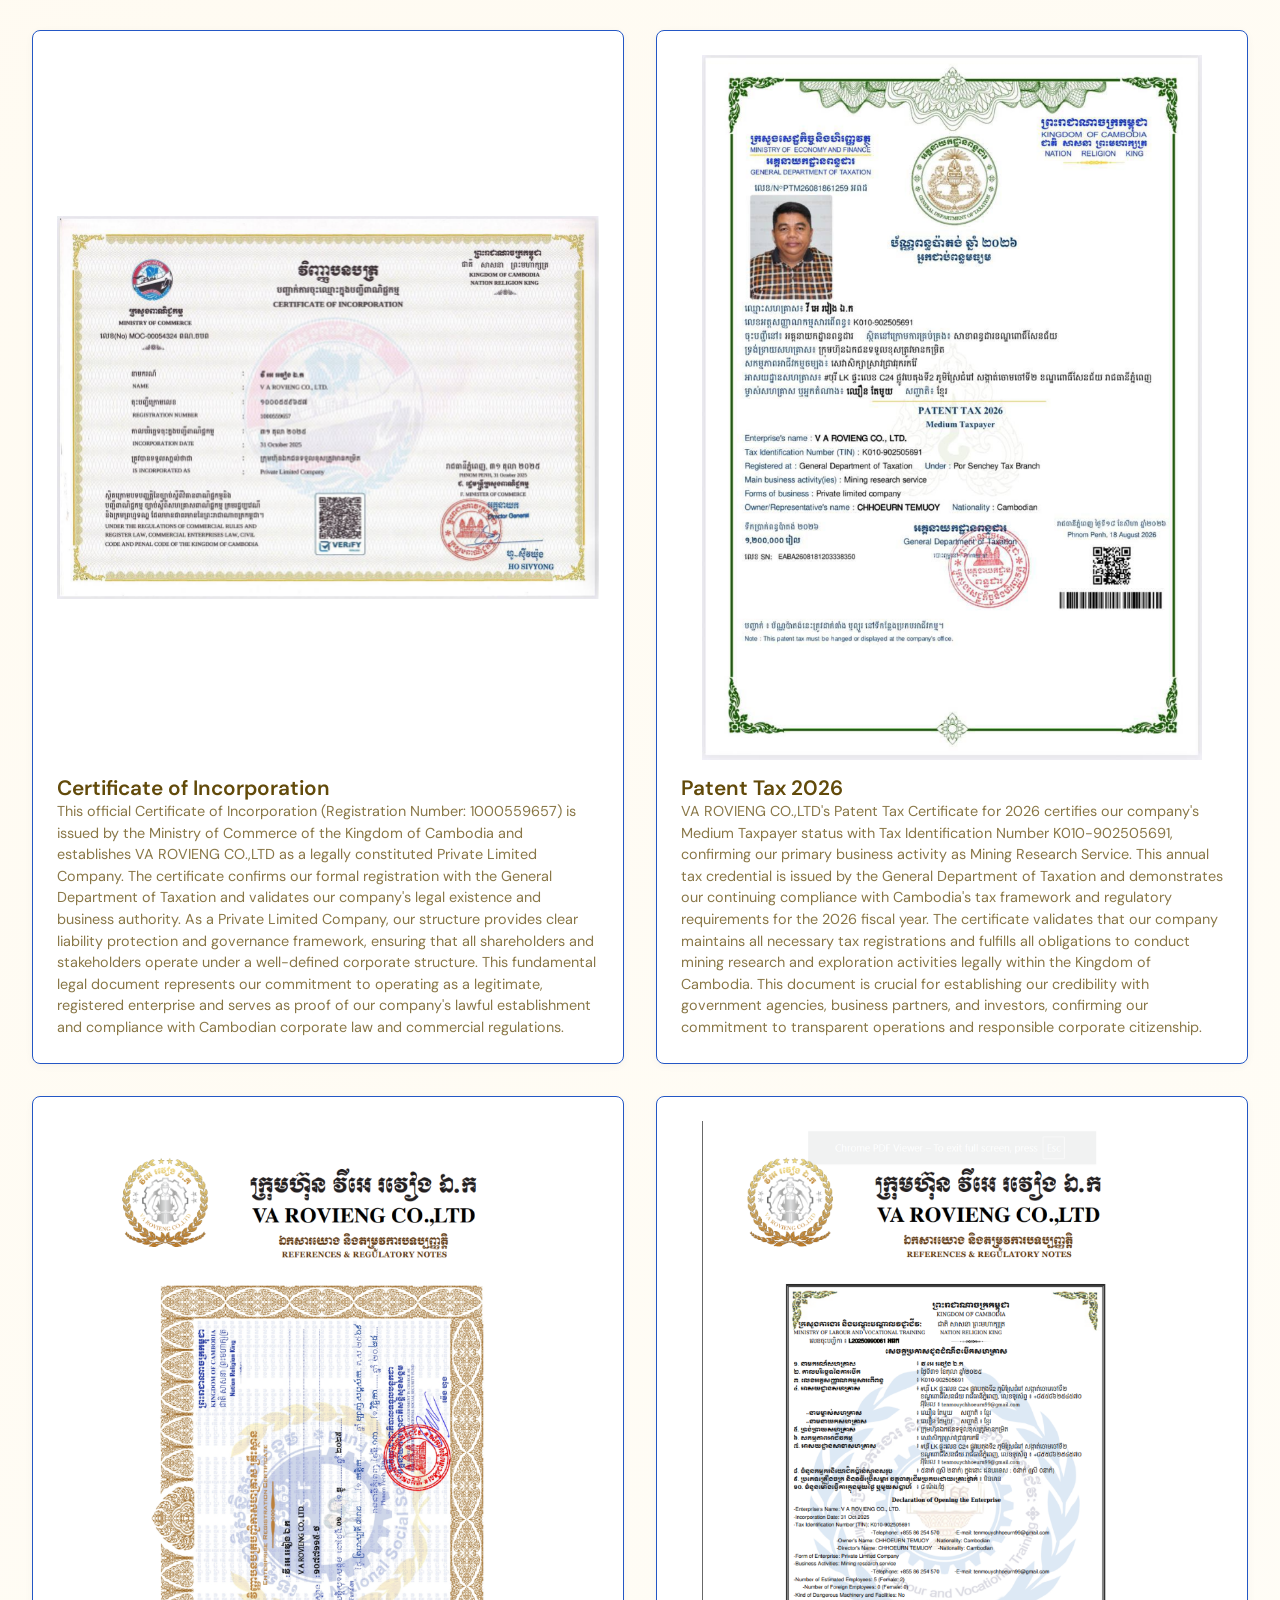
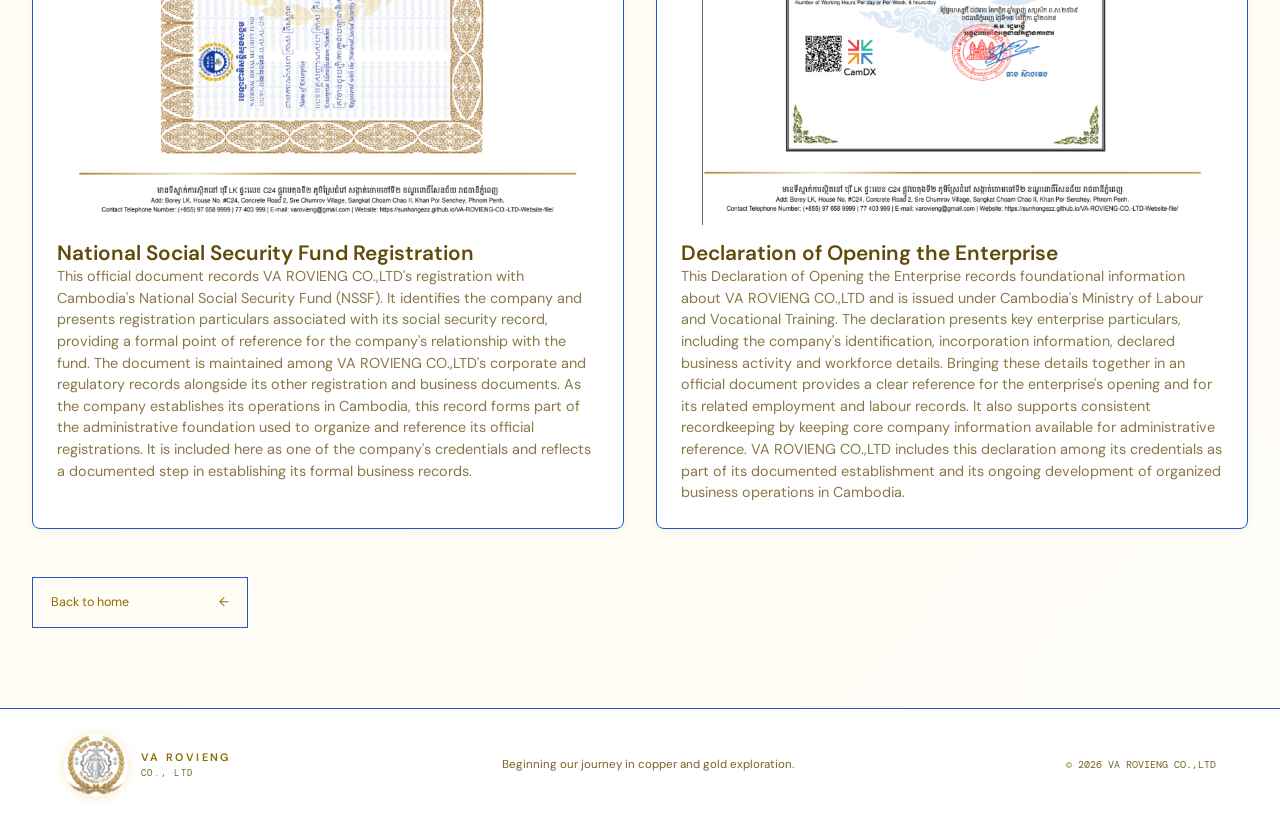
<file: presentations.html>
<!doctype html>
<html lang="en">
  <head>
    <meta charset="UTF-8" />
    <meta name="viewport" content="width=device-width, initial-scale=1" />
    <meta
      name="description"
      content="View VA ROVIENG CO., LTD company registration, tax and VAT documents."
    />
    <meta name="theme-color" content="#ffffff" />
    <meta name="apple-mobile-web-app-capable" content="yes" />
    <meta name="apple-mobile-web-app-title" content="VA ROVIENG" />
    <title>Credentials &amp; Certifications &mdash; VA ROVIENG</title>
    <link rel="manifest" href="manifest.webmanifest" />
    <link rel="apple-touch-icon" sizes="180x180" href="images/va-rovieng-icon-180.png" />
    <link rel="icon" type="image/png" sizes="48x48" href="images/va-rovieng-favicon-48.png" />
    <link rel="icon" type="image/png" sizes="192x192" href="images/va-rovieng-icon-192.png" />
    <link rel="preconnect" href="https://fonts.googleapis.com" />
    <link rel="preconnect" href="https://fonts.gstatic.com" crossorigin />
    <link
      href="https://fonts.googleapis.com/css2?family=DM+Mono:wght@400;500&family=DM+Sans:wght@400;500;600;700&family=Playfair+Display:wght@500;600&display=swap"
      rel="stylesheet"
    />
    <link rel="stylesheet" href="vendor/bootstrap-5.3.9/bootstrap.min.css" />
    <link rel="stylesheet" href="styles.css" />
    <script src="vendor/bootstrap-5.3.9/bootstrap.bundle.min.js" defer></script>
    <script src="script.js" defer></script>
  </head>
  <body>
    <div class="page-transition-overlay" aria-hidden="true"></div>
    <a class="skip-link" href="#main">Skip to content</a>

    <div class="page-scrollbar">
      <img class="page-scrollbar-logo" src="images/va-rovieng-logo-cropped.png" alt="" />
      <div
        class="page-scrollbar-track"
        role="scrollbar"
        tabindex="0"
        aria-label="Page scroll position"
        aria-controls="main"
        aria-orientation="vertical"
        aria-valuemin="0"
        aria-valuemax="100"
        aria-valuenow="0"
      >
        <span class="page-scrollbar-line" aria-hidden="true">
          <span class="page-scrollbar-tick page-scrollbar-tick--quarter"></span>
          <span class="page-scrollbar-tick page-scrollbar-tick--half"></span>
          <span class="page-scrollbar-tick page-scrollbar-tick--three-quarter"></span>
          <span class="page-scrollbar-thumb"></span>
        </span>
      </div>
    </div>

    <header class="site-header">
      <div class="brand">
        <button class="brand-logo-trigger" type="button" aria-label="View VA ROVIENG logo full size">
          <img class="brand-logo" src="images/va-rovieng-logo-cropped.png" alt="" />
        </button>
        <a class="brand-copy" href="index.html#top" aria-label="VA ROVIENG home">
          <strong>VA ROVIENG</strong>
          <span>CO., LTD</span>
        </a>
      </div>

      <button
        class="menu-toggle"
        type="button"
        aria-expanded="false"
        aria-controls="primary-nav"
        aria-label="Open navigation menu"
      >
        <span></span>
        <span></span>
      </button>

      <nav class="primary-nav" id="primary-nav" aria-label="Main navigation">
        <span class="mobile-nav-heading" aria-hidden="true">Explore VA ROVIENG</span>
        <a href="index.html#top">Home</a>
        <a href="index.html#area-size">Areas of constructions site</a>
        <a href="presentations.html" aria-current="page">Credentials &amp; Certifications</a>
        <a href="engineer.html">Engineer</a>
        <a href="scientific-researcher.html">Scientific Researcher</a>
        <a class="nav-cta" href="guiding-documents.html">
          Guiding Documents
        </a>
      </nav>
    </header>

    <main id="main">
      <section class="presentation-page section-wrap credentials-page" id="top" aria-labelledby="credentials-title">
        <div class="presentation-heading credentials-heading">
          <div class="credentials-heading-title">
            <span class="credentials-eyebrow">Company documents</span>
            <h1 id="credentials-title">Credentials &amp; Certifications</h1>
            <p class="credentials-subtitle">Officially registered.</p>
          </div>
          <p class="credentials-heading-copy">
            View VA ROVIENG CO., LTD's company registration, tax and VAT
            documents. Select any document to view it at full size.
          </p>
        </div>
      </section>

      <section class="certifications section-wrap" id="certifications" aria-label="Company credentials and certifications">
        <div class="certifications-grid">
          <div class="certifications-gallery">
            <article class="certification-card">
              <button
                class="certification-photo-trigger field-photo-trigger"
                type="button"
                data-photo-src="images/patent-tax-certificate.png"
                data-photo-caption="Patent Tax Certificate 2026"
                aria-label="View Patent Tax Certificate 2026"
              >
                <img
                  class="certification-image"
                  src="images/patent-tax-certificate.png"
                  alt="Patent Tax Certificate 2026"
                  loading="lazy"
                  decoding="async"
                />
                <span class="certification-photo-zoom" aria-hidden="true">
                  <svg class="icon-arrow" viewBox="0 0 16 16" focusable="false">
                    <path d="M4 12 12 4M5 4H12V11" />
                  </svg>
                </span>
              </button>
              <div>
                <h3>Patent Tax Certificate 2026</h3>
                <p>This certificate establishes VA ROVIENG CO.,LTD as a Medium Taxpayer with Tax Identification Number (TIN) K010-902505691. It certifies our company's official status with the General Department of Taxation under the Ministry of Economy and Finance of the Kingdom of Cambodia. The certificate confirms our primary business activity as Mining Research Service, demonstrating full compliance with all applicable tax regulations and reporting requirements. This credential is essential for conducting legitimate business operations within Cambodia and reflects our commitment to maintaining transparent and lawful financial practices in all exploration and development activities.</p>
              </div>
            </article>
            <article class="certification-card">
              <button
                class="certification-photo-trigger field-photo-trigger"
                type="button"
                data-photo-src="images/vat-registration-certificate.png"
                data-photo-caption="Certificate of Tax Registration (VAT)"
                aria-label="View VAT Registration Certificate"
              >
                <img
                  class="certification-image"
                  src="images/vat-registration-certificate.png"
                  alt="VAT Registration Certificate"
                  loading="lazy"
                  decoding="async"
                />
                <span class="certification-photo-zoom" aria-hidden="true">
                  <svg class="icon-arrow" viewBox="0 0 16 16" focusable="false">
                    <path d="M4 12 12 4M5 4H12V11" />
                  </svg>
                </span>
              </button>
              <div>
                <h3>VAT Registration</h3>
                <p>VA ROVIENG CO.,LTD holds an official Certificate of Tax Registration (VAT - Value Added Tax) issued by the Cambodian tax authorities. This certificate with Tax Identification Number K010-902505691 authorizes our company to collect and remit Value Added Tax on all applicable business transactions. VAT registration is a mandatory requirement for legitimate businesses in Cambodia and demonstrates our company's compliance with national tax obligations. This credential enables us to conduct proper invoicing and maintain full accounting transparency with government regulatory bodies. Our VAT compliance reflects our professional approach to business operations and financial accountability in the Kingdom of Cambodia.</p>
              </div>
            </article>
          </div>
          <div class="certifications-gallery certifications-gallery--landscape">
            <article class="certification-card certification-card--landscape">
              <button
                class="certification-photo-trigger field-photo-trigger"
                type="button"
                data-photo-src="images/certificate-of-incorporation.png"
                data-photo-caption="Certificate of Incorporation"
                aria-label="View Certificate of Incorporation"
              >
                <img
                  class="certification-image"
                  src="images/certificate-of-incorporation.png"
                  alt="Certificate of Incorporation"
                  loading="lazy"
                  decoding="async"
                />
                <span class="certification-photo-zoom" aria-hidden="true">
                  <svg class="icon-arrow" viewBox="0 0 16 16" focusable="false">
                    <path d="M4 12 12 4M5 4H12V11" />
                  </svg>
                </span>
              </button>
              <div>
                <h3>Certificate of Incorporation</h3>
                <p>This official Certificate of Incorporation (Registration Number: 1000559657) is issued by the Ministry of Commerce of the Kingdom of Cambodia and establishes VA ROVIENG CO.,LTD as a legally constituted Private Limited Company. The certificate confirms our formal registration with the General Department of Taxation and validates our company's legal existence and business authority. As a Private Limited Company, our structure provides clear liability protection and governance framework, ensuring that all shareholders and stakeholders operate under a well-defined corporate structure. This fundamental legal document represents our commitment to operating as a legitimate, registered enterprise and serves as proof of our company's lawful establishment and compliance with Cambodian corporate law and commercial regulations.</p>
              </div>
            </article>
            <article class="certification-card certification-card--landscape">
              <button
                class="certification-photo-trigger field-photo-trigger"
                type="button"
                data-photo-src="images/patent-tax-2026.png"
                data-photo-caption="Patent Tax 2026"
                aria-label="View Patent Tax 2026"
              >
                <img
                  class="certification-image"
                  src="images/patent-tax-2026.png"
                  alt="Patent Tax 2026"
                  loading="lazy"
                  decoding="async"
                />
                <span class="certification-photo-zoom" aria-hidden="true">
                  <svg class="icon-arrow" viewBox="0 0 16 16" focusable="false">
                    <path d="M4 12 12 4M5 4H12V11" />
                  </svg>
                </span>
              </button>
              <div>
                <h3>Patent Tax 2026</h3>
                <p>VA ROVIENG CO.,LTD's Patent Tax Certificate for 2026 certifies our company's Medium Taxpayer status with Tax Identification Number K010-902505691, confirming our primary business activity as Mining Research Service. This annual tax credential is issued by the General Department of Taxation and demonstrates our continuing compliance with Cambodia's tax framework and regulatory requirements for the 2026 fiscal year. The certificate validates that our company maintains all necessary tax registrations and fulfills all obligations to conduct mining research and exploration activities legally within the Kingdom of Cambodia. This document is crucial for establishing our credibility with government agencies, business partners, and investors, confirming our commitment to transparent operations and responsible corporate citizenship.</p>
              </div>
            </article>
            <article class="certification-card certification-card--landscape">
              <button
                class="certification-photo-trigger field-photo-trigger"
                type="button"
                data-photo-src="images/social-security-registration.png"
                data-photo-caption="National Social Security Fund Registration"
                aria-label="View National Social Security Fund Registration"
              >
                <img
                  class="certification-image"
                  src="images/social-security-registration.png"
                  alt="National Social Security Fund registration document"
                  loading="lazy"
                  decoding="async"
                />
                <span class="certification-photo-zoom" aria-hidden="true">
                  <svg class="icon-arrow" viewBox="0 0 16 16" focusable="false">
                    <path d="M4 12 12 4M5 4H12V11" />
                  </svg>
                </span>
              </button>
              <div>
                <h3>National Social Security Fund Registration</h3>
                <p>This official document records VA ROVIENG CO.,LTD's registration with Cambodia's National Social Security Fund (NSSF). It identifies the company and presents registration particulars associated with its social security record, providing a formal point of reference for the company's relationship with the fund. The document is maintained among VA ROVIENG CO.,LTD's corporate and regulatory records alongside its other registration and business documents. As the company establishes its operations in Cambodia, this record forms part of the administrative foundation used to organize and reference its official registrations. It is included here as one of the company's credentials and reflects a documented step in establishing its formal business records.</p>
              </div>
            </article>
            <article class="certification-card certification-card--landscape">
              <button
                class="certification-photo-trigger field-photo-trigger"
                type="button"
                data-photo-src="images/enterprise-opening-declaration.png"
                data-photo-caption="Declaration of Opening the Enterprise"
                aria-label="View Declaration of Opening the Enterprise"
              >
                <img
                  class="certification-image"
                  src="images/enterprise-opening-declaration.png"
                  alt="Declaration of Opening the Enterprise"
                  loading="lazy"
                  decoding="async"
                />
                <span class="certification-photo-zoom" aria-hidden="true">
                  <svg class="icon-arrow" viewBox="0 0 16 16" focusable="false">
                    <path d="M4 12 12 4M5 4H12V11" />
                  </svg>
                </span>
              </button>
              <div>
                <h3>Declaration of Opening the Enterprise</h3>
                <p>This Declaration of Opening the Enterprise records foundational information about VA ROVIENG CO.,LTD and is issued under Cambodia's Ministry of Labour and Vocational Training. The declaration presents key enterprise particulars, including the company's identification, incorporation information, declared business activity and workforce details. Bringing these details together in an official document provides a clear reference for the enterprise's opening and for its related employment and labour records. It also supports consistent recordkeeping by keeping core company information available for administrative reference. VA ROVIENG CO.,LTD includes this declaration among its credentials as part of its documented establishment and its ongoing development of organized business operations in Cambodia.</p>
              </div>
            </article>
          </div>
        </div>
        <a class="button button-outline presentation-back-link" href="index.html#top">
          Back to home <span aria-hidden="true">&#8592;</span>
        </a>
      </section>
    </main>

    <dialog class="photo-dialog" aria-labelledby="photo-dialog-caption">
      <button class="photo-dialog-close" type="button" aria-label="Close photo viewer">×</button>
      <div class="photo-dialog-controls" aria-label="Image zoom controls">
        <div class="photo-zoom-group">
          <button class="photo-zoom-out" type="button" aria-label="Zoom out">−</button>
          <output class="photo-zoom-level" aria-live="polite">100%</output>
          <button class="photo-zoom-in" type="button" aria-label="Zoom in">+</button>
        </div>
        <span>Click, scroll or pinch to zoom. Drag to move.</span>
      </div>
      <figure>
        <div class="photo-dialog-stage">
          <div class="photo-dialog-viewport">
            <img id="photo-dialog-image" alt="" />
          </div>
          <button class="photo-previous" type="button" aria-label="Previous image">‹</button>
          <button class="photo-next" type="button" aria-label="Next image">›</button>
        </div>
        <figcaption><span id="photo-dialog-caption"></span><span class="photo-navigation-status" role="status"></span></figcaption>
      </figure>
    </dialog>

    <footer class="site-footer">
      <div class="brand footer-brand">
        <button class="brand-logo-trigger" type="button" aria-label="View VA ROVIENG logo full size">
          <img class="brand-logo" src="images/va-rovieng-logo-cropped.png" alt="" />
        </button>
        <a class="brand-copy" href="index.html#top" aria-label="VA ROVIENG home">
          <strong>VA ROVIENG</strong>
          <span>CO., LTD</span>
        </a>
      </div>
      <p>Beginning our journey in copper and gold exploration.</p>
      <span class="footer-copy">© <span id="current-year"></span> VA ROVIENG CO.,LTD</span>
    </footer>
  </body>
</html>
</file>
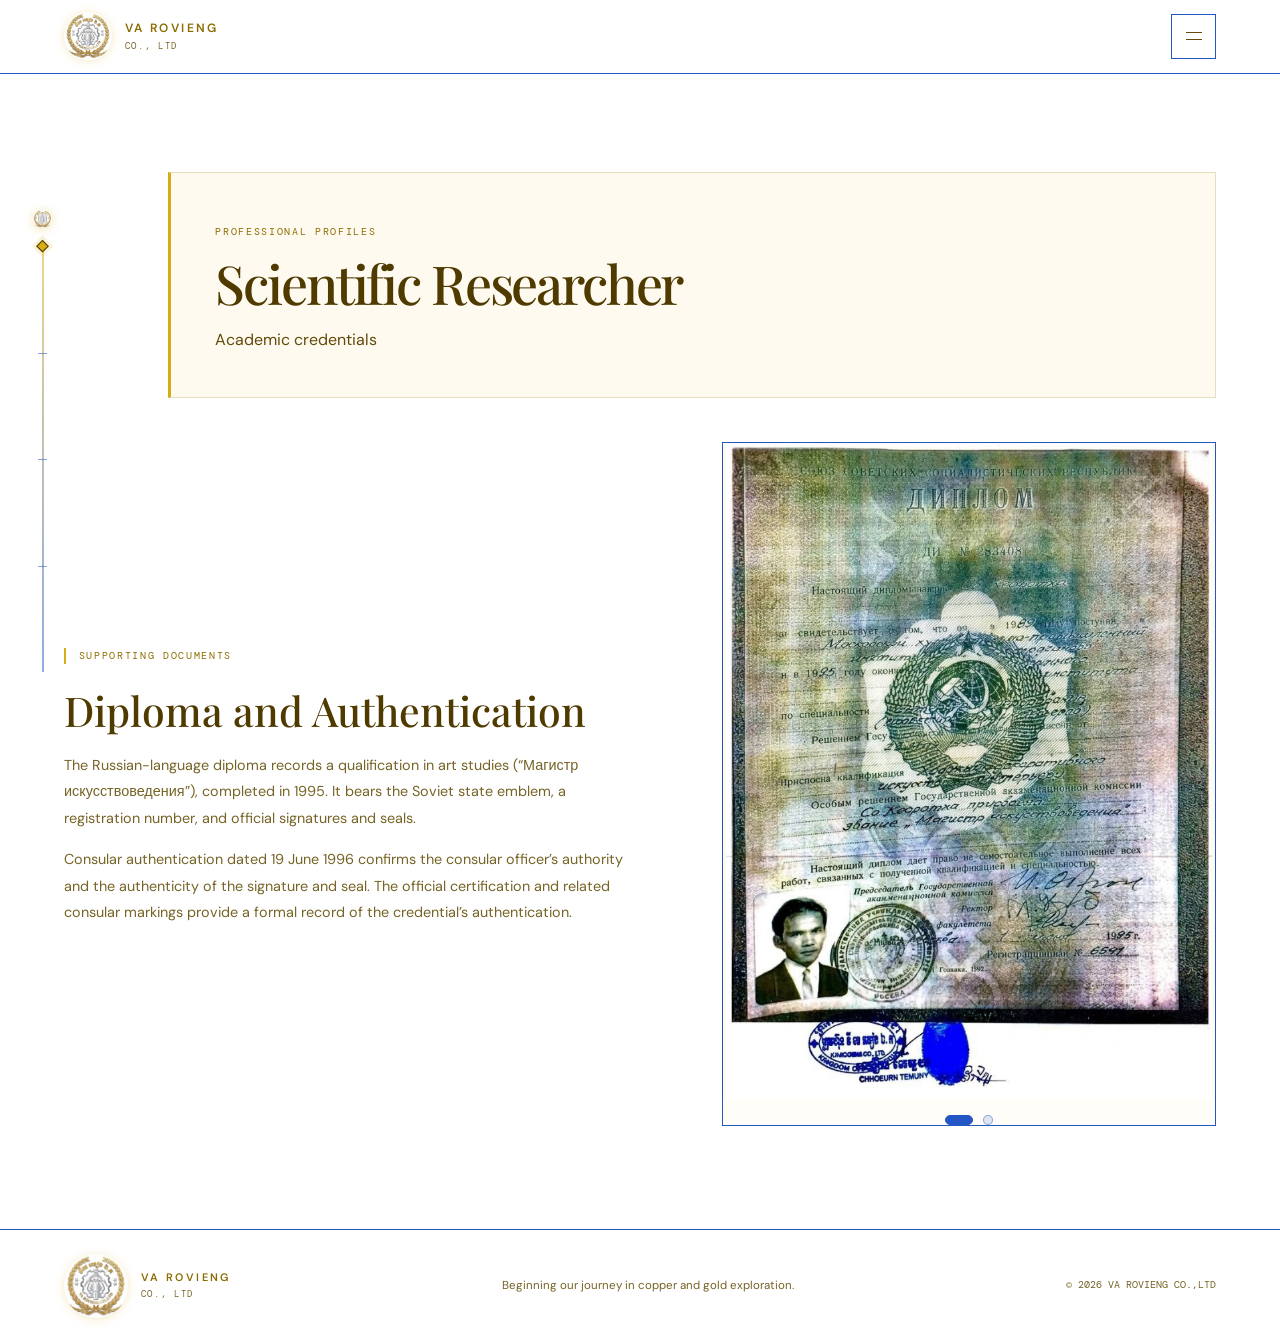
<file: scientific-researcher.html>
<!doctype html>
<html lang="en">
  <head>
    <meta charset="UTF-8" />
    <meta name="viewport" content="width=device-width, initial-scale=1" />
    <meta
      name="description"
      content="Scientific Researcher profile at VA ROVIENG CO., LTD."
    />
    <meta name="theme-color" content="#ffffff" />
    <meta name="apple-mobile-web-app-capable" content="yes" />
    <meta name="apple-mobile-web-app-title" content="VA ROVIENG" />
    <title>Scientific Researcher &mdash; VA ROVIENG</title>
    <link rel="manifest" href="manifest.webmanifest" />
    <link rel="apple-touch-icon" sizes="180x180" href="images/va-rovieng-icon-180.png" />
    <link rel="icon" type="image/png" sizes="48x48" href="images/va-rovieng-favicon-48.png" />
    <link rel="icon" type="image/png" sizes="192x192" href="images/va-rovieng-icon-192.png" />
    <link rel="preconnect" href="https://fonts.googleapis.com" />
    <link rel="preconnect" href="https://fonts.gstatic.com" crossorigin />
    <link
      href="https://fonts.googleapis.com/css2?family=DM+Mono:wght@400;500&family=DM+Sans:wght@400;500;600;700&family=Playfair+Display:wght@500;600&display=swap"
      rel="stylesheet"
    />
    <link rel="stylesheet" href="vendor/bootstrap-5.3.9/bootstrap.min.css" />
    <link rel="stylesheet" href="styles.css" />
    <script src="vendor/bootstrap-5.3.9/bootstrap.bundle.min.js" defer></script>
    <script src="script.js" defer></script>
  </head>
  <body>
    <div class="page-transition-overlay" aria-hidden="true"></div>
    <a class="skip-link" href="#main">Skip to content</a>

    <div class="page-scrollbar">
      <img class="page-scrollbar-logo" src="images/va-rovieng-logo-cropped.png" alt="" />
      <div
        class="page-scrollbar-track"
        role="scrollbar"
        tabindex="0"
        aria-label="Page scroll position"
        aria-controls="main"
        aria-orientation="vertical"
        aria-valuemin="0"
        aria-valuemax="100"
        aria-valuenow="0"
      >
        <span class="page-scrollbar-line" aria-hidden="true">
          <span class="page-scrollbar-tick page-scrollbar-tick--quarter"></span>
          <span class="page-scrollbar-tick page-scrollbar-tick--half"></span>
          <span class="page-scrollbar-tick page-scrollbar-tick--three-quarter"></span>
          <span class="page-scrollbar-thumb"></span>
        </span>
      </div>
    </div>

    <header class="site-header">
      <div class="brand">
        <button class="brand-logo-trigger" type="button" aria-label="View VA ROVIENG logo full size">
          <img class="brand-logo" src="images/va-rovieng-logo-cropped.png" alt="" />
        </button>
        <a class="brand-copy" href="index.html#top" aria-label="VA ROVIENG home">
          <strong>VA ROVIENG</strong>
          <span>CO., LTD</span>
        </a>
      </div>

      <button
        class="menu-toggle"
        type="button"
        aria-expanded="false"
        aria-controls="primary-nav"
        aria-label="Open navigation menu"
      >
        <span></span>
        <span></span>
      </button>

      <nav class="primary-nav" id="primary-nav" aria-label="Main navigation">
        <span class="mobile-nav-heading" aria-hidden="true">Explore VA ROVIENG</span>
        <a href="index.html#top">Home</a>
        <a href="index.html#area-size">Areas of constructions site</a>
        <a href="presentations.html">Credentials &amp; Certifications</a>
        <a href="engineer.html">Engineer</a>
        <a href="scientific-researcher.html" aria-current="page">Scientific Researcher</a>
        <a class="nav-cta" href="guiding-documents.html">Guiding Documents</a>
      </nav>
    </header>

    <main id="main">
      <section
        class="presentation-page section-wrap credentials-page scientific-researcher-page"
        id="top"
        aria-labelledby="scientific-researcher-title"
      >
        <div class="presentation-heading credentials-heading">
          <div class="credentials-heading-title">
            <span class="credentials-eyebrow">Professional profiles</span>
            <h1 id="scientific-researcher-title">Scientific Researcher</h1>
            <p class="credentials-subtitle">Academic credentials</p>
          </div>
        </div>
      </section>

      <section class="engineer-profile section-wrap" aria-labelledby="researcher-documents-title">
        <div class="scientific-researcher-layout">
          <div class="scientific-researcher-copy">
            <div class="engineer-profile-heading">
              <div>
                <span class="credentials-eyebrow">Supporting documents</span>
                <h2 id="researcher-documents-title">Diploma and Authentication</h2>
              </div>
            </div>
            <div class="engineer-profile-description">
              <p>
                The Russian-language diploma records a qualification in art
                studies (“Магистр искусствоведения”), completed in 1995. It
                bears the Soviet state emblem, a registration number, and
                official signatures and seals.
              </p>
              <p>
                Consular authentication dated 19 June 1996 confirms the
                consular officer’s authority and the authenticity of the
                signature and seal. The official certification and related
                consular markings provide a formal record of the credential’s
                authentication.
              </p>
            </div>
          </div>
          <div
            class="field-carousel field-carousel--profile"
            role="region"
            aria-roledescription="carousel"
            aria-label="Scientific researcher profile documents"
            data-interval="12000"
          >
            <div
              class="field-carousel-frame"
              tabindex="0"
              aria-label="Select a page, or click a document to view and zoom"
            >
              <div class="field-carousel-track">
                <img
                  class="field-carousel-slide is-active"
                  src="images/scientific-researcher-01.png"
                  alt="Scientific researcher diploma with qualification details, photograph, and official seals"
                  fetchpriority="high"
                  decoding="async"
                  draggable="false"
                />
                <img
                  class="field-carousel-slide"
                  src="images/scientific-researcher-02.png"
                  alt="Authentication page for the diploma with consular and official seals"
                  loading="lazy"
                  decoding="async"
                  draggable="false"
                />
              </div>
            </div>
            <div class="field-carousel-status">
              <ol class="field-carousel-pagination" aria-label="Choose a profile document">
                <li><button type="button" aria-label="Show document 1" aria-current="true"></button></li>
                <li><button type="button" aria-label="Show document 2"></button></li>
              </ol>
            </div>
          </div>
        </div>
      </section>
    </main>

    <dialog class="photo-dialog" aria-labelledby="photo-dialog-caption">
      <button class="photo-dialog-close" type="button" aria-label="Close photo viewer">×</button>
      <div class="photo-dialog-controls" aria-label="Image zoom controls">
        <div class="photo-zoom-group">
          <button class="photo-zoom-out" type="button" aria-label="Zoom out">−</button>
          <output class="photo-zoom-level" aria-live="polite">100%</output>
          <button class="photo-zoom-in" type="button" aria-label="Zoom in">+</button>
        </div>
        <span>Click, scroll or pinch to zoom. Drag to move.</span>
      </div>
      <figure>
        <div class="photo-dialog-stage">
          <div class="photo-dialog-viewport">
            <img id="photo-dialog-image" alt="" />
          </div>
          <button class="photo-previous" type="button" aria-label="Previous image">‹</button>
          <button class="photo-next" type="button" aria-label="Next image">›</button>
        </div>
        <figcaption><span id="photo-dialog-caption"></span><span class="photo-navigation-status" role="status"></span></figcaption>
      </figure>
    </dialog>

    <footer class="site-footer">
      <div class="brand footer-brand">
        <button class="brand-logo-trigger" type="button" aria-label="View VA ROVIENG logo full size">
          <img class="brand-logo" src="images/va-rovieng-logo-cropped.png" alt="" />
        </button>
        <a class="brand-copy" href="index.html#top" aria-label="VA ROVIENG home">
          <strong>VA ROVIENG</strong>
          <span>CO., LTD</span>
        </a>
      </div>
      <p>Beginning our journey in copper and gold exploration.</p>
      <span class="footer-copy">© <span id="current-year"></span> VA ROVIENG CO.,LTD</span>
    </footer>
  </body>
</html>
</file>
<file: styles.css>
:root {
  color-scheme: light;
  --ink: #ffffff;
  --ink-soft: #fffaf0;
  --panel: #fffdf7;
  --blue: #2457c5;
  --line: var(--blue);
  --muted: #766326;
  --paper: #624a0a;
  --gold: #d6ad16;
  --gold-hover: #edc83b;
  --gold-text: #8c6c00;
  --gold-deep: #4f3a00;
  --gold-light: var(--gold-text);
  --serif: "Playfair Display", Georgia, serif;
  --sans: "DM Sans", Arial, sans-serif;
  --mono: "DM Mono", monospace;
}

* {
  box-sizing: border-box;
}

html {
  scroll-behavior: smooth;
  scroll-padding-top: 6rem;
}

body {
  margin: 0;
  background: var(--ink);
  color: var(--paper);
  font-family: var(--sans);
  opacity: 0;
  transition: opacity 420ms ease;
  -webkit-font-smoothing: antialiased;
}

body.is-ready {
  opacity: 1;
}

body.is-page-transitioning {
  opacity: 0;
}

body.menu-open {
  overflow: hidden;
}

.page-transition-overlay {
  position: fixed;
  inset: 0;
  z-index: 30;
  pointer-events: none;
  background: radial-gradient(circle at center, rgba(255, 255, 255, 0.2), rgba(17, 36, 86, 0.92));
  opacity: 0;
  transform: scaleY(0.96);
  transform-origin: center;
  transition: opacity 220ms ease, transform 420ms cubic-bezier(0.16, 1, 0.3, 1);
}

.page-transition-overlay.is-visible {
  opacity: 1;
  transform: scaleY(1);
}

.page-scrollbar {
  position: fixed;
  z-index: 8;
  top: 50%;
  left: clamp(0.75rem, 2.2vw, 2rem);
  display: flex;
  height: min(58vh, 30rem);
  min-height: 14rem;
  align-items: center;
  flex-direction: column;
  transform: translateY(-50%);
}

.page-scrollbar-logo {
  display: block;
  width: 1.15rem;
  height: 1.15rem;
  object-fit: contain;
  border-radius: 50%;
  filter: drop-shadow(0 1px 5px rgba(214, 173, 22, 0.35));
}

.page-scrollbar-track {
  position: relative;
  display: block;
  width: 1.8rem;
  min-height: 0;
  flex: 1;
  margin: 0.7rem 0;
  cursor: pointer;
  touch-action: none;
}

.page-scrollbar-track:focus-visible {
  outline: 2px solid var(--blue);
  outline-offset: 2px;
}

.page-scrollbar-line {
  position: absolute;
  top: 0.4rem;
  right: 50%;
  bottom: 0.4rem;
  left: 50%;
  width: 1px;
  background: linear-gradient(to bottom, var(--gold), var(--blue));
  transform: translateX(-50%);
  display: block;
}

.page-scrollbar-tick {
  position: absolute;
  left: 50%;
  width: 0.55rem;
  height: 1px;
  background: var(--blue);
  opacity: 0.55;
  transform: translateX(-50%);
}

.page-scrollbar-tick--quarter {
  top: 25%;
}

.page-scrollbar-tick--half {
  top: 50%;
}

.page-scrollbar-tick--three-quarter {
  top: 75%;
}

.page-scrollbar-thumb {
  position: absolute;
  top: 0;
  left: 50%;
  width: 0.55rem;
  height: 0.55rem;
  border: 1px solid var(--gold-deep);
  background: var(--gold);
  box-shadow: 0 0 0 0.2rem rgba(214, 173, 22, 0.16);
  transform: translate(-50%, calc(var(--scroll-offset, 0px) - 50%)) rotate(45deg);
  pointer-events: none;
}

.page-scrollbar-track.is-dragging .page-scrollbar-thumb {
  transform: translate(-50%, calc(var(--scroll-offset, 0px) - 50%)) rotate(45deg) scale(1.2);
}

.motion-reveal {
  opacity: 0;
  transform: translate3d(0, 1rem, 0);
  transition:
    opacity 480ms ease-out,
    transform 560ms cubic-bezier(0.16, 1, 0.3, 1);
}

.motion-reveal.is-visible {
  opacity: 1;
  transform: translate3d(0, 0, 0);
}

@keyframes hero-enter {
  from {
    opacity: 0;
    transform: translate3d(0, 1rem, 0);
  }

  to {
    opacity: 1;
    transform: translate3d(0, 0, 0);
  }
}

.hero-content > * {
  animation: hero-enter 680ms cubic-bezier(0.16, 1, 0.3, 1) both;
}

.hero-content > :nth-child(2) {
  animation-delay: 120ms;
}

.hero-content > :nth-child(3) {
  animation-delay: 240ms;
}

a {
  color: inherit;
  text-decoration: none;
}

.icon-arrow {
  display: block;
  width: 0.9rem;
  height: 0.9rem;
  flex: none;
  fill: none;
  stroke: currentColor;
  stroke-linecap: round;
  stroke-linejoin: round;
  stroke-width: 1.5;
}

button {
  font: inherit;
}

.skip-link {
  position: fixed;
  z-index: 20;
  top: 0.75rem;
  left: 0.75rem;
  padding: 0.75rem 1rem;
  transform: translateY(-160%);
  background: var(--gold);
  color: var(--gold-deep);
}

.skip-link:focus {
  transform: translateY(0);
}

.site-header {
  position: absolute;
  z-index: 10;
  inset: 0 0 auto;
  display: flex;
  min-height: 5.25rem;
  align-items: center;
  justify-content: space-between;
  padding: 0 5vw;
  border-bottom: 1px solid var(--line);
  background: rgba(255, 255, 255, 0.84);
}

.brand {
  display: inline-flex;
  align-items: center;
  gap: 0.8rem;
}

.brand-logo-trigger {
  display: grid;
  flex: none;
  min-width: 2.75rem;
  min-height: 2.75rem;
  place-items: center;
  padding: 0;
  border: 0;
  background: transparent;
  cursor: zoom-in;
  line-height: 0;
}

.brand-logo-trigger:focus-visible {
  outline: 1px solid var(--blue);
  outline-offset: 3px;
}

.brand-logo {
  display: block;
  width: 3.35rem;
  height: 3.35rem;
  flex: none;
  border-radius: 50%;
  object-fit: contain;
  filter: drop-shadow(0 1px 5px rgba(214, 173, 22, 0.25));
  transition: transform 220ms cubic-bezier(0.2, 0.8, 0.2, 1), filter 220ms ease;
}

.brand-logo-trigger:focus-visible .brand-logo {
  transform: translateY(-0.25rem) scale(1.1);
  filter: drop-shadow(0 6px 12px rgba(214, 173, 22, 0.35)) brightness(1.05);
}

.brand-logo-trigger:active .brand-logo {
  transform: translateY(0) scale(0.97);
}

.brand-copy {
  display: grid;
  gap: 0.15rem;
  letter-spacing: 0.15em;
  text-shadow: 0 1px 4px rgba(255, 255, 255, 0.9);
  transition: color 180ms ease;
}

.brand-copy:focus-visible {
  color: var(--gold-text);
}

.brand-copy strong {
  display: inline-block;
  color: var(--gold-text);
  font-size: 0.75rem;
  font-weight: 600;
}

.site-header .brand-copy strong {
  transform-origin: left center;
  transition: transform 180ms ease, text-shadow 180ms ease;
}

.site-header .brand-copy:focus-visible strong {
  transform: translateY(-4px) scale(1.08);
  text-shadow: 0 2px 8px rgba(214, 173, 22, 0.55);
}

.brand-copy > span {
  color: var(--muted);
  font-family: var(--mono);
  font-size: 0.58rem;
  letter-spacing: 0.18em;
}

.primary-nav {
  display: flex;
  align-items: center;
  gap: clamp(1.25rem, 3vw, 3rem);
  color: var(--muted);
  font-size: 0.78rem;
  text-shadow: 0 1px 4px rgba(255, 255, 255, 0.9);
}

.mobile-nav-heading {
  display: none;
}

.primary-nav > a:not(.nav-cta) {
  transition: color 180ms ease;
}

.primary-nav > a:not(.nav-cta):focus-visible {
  color: var(--gold-text);
}

.nav-cta {
  display: inline-flex;
  align-items: center;
  padding: 0.82rem 1rem;
  border: 1px solid var(--blue);
  color: var(--gold-light);
  transition: background 180ms ease, color 180ms ease;
}

.nav-cta:focus-visible {
  background: var(--gold);
  color: var(--gold-deep);
}

.menu-toggle {
  display: none;
}

.hero {
  position: relative;
  isolation: isolate;
  display: flex;
  min-height: 100vh;
  min-height: min(52rem, 100vh);
  min-height: min(52rem, 100svh);
  align-items: center;
  overflow: hidden;
  padding: 9rem 11vw 7rem;
  background: var(--ink);
}

.hero-slides {
  position: absolute;
  z-index: 0;
  inset: 0;
}

.hero-photo-trigger {
  display: block;
  width: 100%;
  height: 100%;
  padding: 0;
  border: 0;
  background: transparent;
  color: inherit;
  cursor: zoom-in;
  font: inherit;
  text-align: inherit;
}

.photo-viewer-hint {
  position: absolute;
  top: 6.6rem;
  right: 5vw;
  display: inline-flex;
  align-items: center;
  padding: 0.7rem 0.85rem;
  border: 1px solid var(--blue);
  background: rgba(255, 255, 255, 0.88);
  color: var(--paper);
  font-size: 0.68rem;
  backdrop-filter: blur(8px);
}

.hero-slide {
  position: absolute;
  inset: 0;
  width: 100%;
  height: 100%;
  object-fit: cover;
  object-position: center 52%;
  filter: brightness(0.76);
  opacity: 0;
  transition: opacity 0.7s ease;
}

.hero-slide.is-active {
  opacity: 1;
}

.hero::before {
  display: none;
}

.hero::after {
  position: absolute;
  z-index: 3;
  right: -5vw;
  bottom: -5.2rem;
  left: -5vw;
  height: 6rem;
  transform: rotate(-1.6deg);
  background: var(--gold);
  content: "";
}

.hero-content,
.hero-caption {
  position: relative;
  z-index: 2;
}

.hero-content {
  max-width: 46rem;
}

.photo-dialog {
  min-width: min(calc(100vw - 2rem), 28rem);
  max-width: calc(100vw - 2rem);
  max-height: calc(100vh - 2rem);
  max-height: calc(100dvh - 2rem);
  margin: auto;
  padding: 1rem;
  overflow: auto;
  scrollbar-width: thin;
  scrollbar-color: rgba(34, 43, 58, 0.35) transparent;
  border: 0;
  background: transparent;
  color: #202734;
}

.photo-dialog::backdrop {
  background: rgba(237, 241, 247, 0.78);
  backdrop-filter: blur(22px) saturate(130%);
}

.photo-dialog figure {
  display: grid;
  justify-items: center;
  gap: 0.8rem;
  margin: 0;
}

.photo-dialog-controls {
  display: flex;
  align-items: center;
  justify-content: center;
  flex-wrap: wrap;
  gap: 0.5rem;
  margin-bottom: 0.75rem;
  padding-inline: 3.25rem;
}

.photo-zoom-group {
  display: flex;
  align-items: center;
  border: 1px solid rgba(255, 255, 255, 0.9);
  border-radius: 999px;
  background: linear-gradient(160deg, rgba(255, 255, 255, 0.85), rgba(225, 233, 244, 0.58));
  box-shadow: inset 0 1px 2px #fff, 0 0.4rem 1.5rem rgba(58, 72, 96, 0.2);
  backdrop-filter: blur(24px) saturate(160%);
}

.photo-zoom-level {
  min-width: 3.5rem;
  color: #202734;
  font-variant-numeric: tabular-nums;
  font-size: 0.9rem;
  text-align: center;
}

.photo-dialog-controls button {
  width: 2.75rem;
  height: 2.75rem;
  border: 0;
  border-radius: 50%;
  background: transparent;
  color: #202734;
  font-size: 1.4rem;
  line-height: 1;
  cursor: pointer;
}

.photo-dialog-controls button:focus-visible {
  outline: 2px solid var(--blue);
  outline-offset: 2px;
}

.photo-dialog-controls span {
  flex-basis: 100%;
  color: #343e4c;
  font-size: 0.72rem;
  text-align: center;
}

.photo-dialog-stage {
  display: grid;
  grid-template-columns: 2.75rem minmax(0, 1fr) 2.75rem;
  align-items: center;
  gap: 0.5rem;
}

.photo-previous,
.photo-next {
  display: grid;
  width: 2.75rem;
  height: 2.75rem;
  place-items: center;
  grid-row: 1;
  border: 1px solid rgba(255, 255, 255, 0.9);
  border-radius: 50%;
  background: linear-gradient(160deg, rgba(255, 255, 255, 0.95), rgba(232, 238, 246, 0.85));
  color: #202734;
  box-shadow: inset 0 1px 1px #fff, 0 0.25rem 1rem rgba(40, 50, 67, 0.25);
  backdrop-filter: blur(20px) saturate(160%);
  font-size: 1.8rem;
  line-height: 1;
  cursor: pointer;
}

.photo-previous {
  grid-column: 1;
}

.photo-next {
  grid-column: 3;
}

.photo-previous:disabled,
.photo-next:disabled {
  opacity: 0.45;
  cursor: default;
}

.photo-previous:focus-visible,
.photo-next:focus-visible {
  outline: 2px solid var(--blue);
  outline-offset: 2px;
}

.photo-dialog-viewport {
  display: grid;
  grid-column: 2;
  grid-row: 1;
  width: min(calc(100vw - 11rem), 75rem);
  max-width: min(calc(100vw - 11rem), 75rem);
  max-height: min(78vh, calc(100vh - 15rem), 68.75rem);
  max-height: min(78dvh, calc(100dvh - 15rem), 68.75rem);
  place-items: center;
  overflow: hidden;
  border-radius: 0.75rem;
  background: #e8edf2;
  box-shadow: 0 0.6rem 2rem rgba(45, 54, 69, 0.2);
  cursor: zoom-in;
  touch-action: none;
  user-select: none;
}

.photo-dialog-viewport.is-zoomed {
  cursor: grab;
}

.photo-dialog-viewport.is-panning {
  cursor: grabbing;
}

.photo-dialog-viewport img {
  display: block;
  width: auto;
  height: auto;
  max-width: 100%;
  max-height: 100%;
  object-fit: contain;
  pointer-events: none;
  transform: translate(0, 0) scale(1);
  transform-origin: center;
  will-change: transform;
  -webkit-user-drag: none;
}

.photo-dialog figcaption {
  max-width: 100%;
  padding: 0.6rem 1rem;
  border: 1px solid rgba(255, 255, 255, 0.9);
  border-radius: 1.2rem;
  background: rgba(248, 250, 253, 0.85);
  color: #202734;
  font-size: 0.82rem;
  text-align: center;
  box-shadow: inset 0 1px 0 #fff, 0 0.4rem 1.5rem rgba(58, 72, 96, 0.16);
  backdrop-filter: blur(20px) saturate(160%);
}

.photo-navigation-status {
  display: block;
  margin-top: 0.25rem;
  color: #4a5564;
}

.photo-dialog-close {
  position: absolute;
  top: 0.6rem;
  right: 0.6rem;
  display: grid;
  width: 2.75rem;
  height: 2.75rem;
  place-items: center;
  border: 1px solid rgba(255, 255, 255, 0.9);
  border-radius: 50%;
  background: linear-gradient(160deg, rgba(255, 255, 255, 0.9), rgba(225, 233, 244, 0.7));
  color: #202734;
  box-shadow: inset 0 1px 1px #fff, 0 0.3rem 1rem rgba(58, 72, 96, 0.2);
  backdrop-filter: blur(20px) saturate(160%);
  cursor: pointer;
  font-size: 1.4rem;
}

.photo-dialog-close:focus-visible {
  outline: 2px solid var(--blue);
  outline-offset: 2px;
}

@media (prefers-reduced-transparency: reduce) {
  .photo-zoom-group,
  .photo-previous,
  .photo-next,
  .photo-dialog-close,
  .photo-dialog figcaption {
    background: #f6f8fb;
    backdrop-filter: none;
  }
}

.eyebrow,
.data-label {
  color: var(--gold-text);
  font-family: var(--mono);
  font-size: 0.65rem;
  letter-spacing: 0.16em;
  text-transform: uppercase;
}

.eyebrow {
  display: inline-flex;
  align-items: center;
  gap: 0.75rem;
}

h1,
h2,
h3,
p {
  margin-top: 0;
}

.hero h1 {
  margin: 0 0 1.35rem;
  font-family: var(--serif);
  font-size: clamp(3.55rem, 7vw, 7.25rem);
  font-weight: 500;
  letter-spacing: -0.055em;
  line-height: 0.99;
  color: var(--gold);
}

.hero h1 em {
  color: var(--gold);
}

h1 em,
h2 em {
  color: var(--gold-text);
  font-weight: 500;
}

.hero-summary {
  max-width: 27rem;
  margin-bottom: 2rem;
  padding: 1rem 1.25rem;
  border: 1px solid var(--blue);
  background: rgba(255, 253, 247, 0.6);
  color: var(--muted);
  font-size: 0.98rem;
  line-height: 1.8;
}

.button {
  display: inline-flex;
  min-height: 3.2rem;
  align-items: center;
  justify-content: space-between;
  gap: 2.4rem;
  padding: 0.9rem 1.15rem;
  font-size: 0.78rem;
  transition:
    background 180ms ease,
    color 180ms ease,
    border-color 180ms ease,
    transform 180ms ease,
    box-shadow 180ms ease;
}

.button:focus-visible {
  transform: translateY(-2px);
  box-shadow: 0 6px 16px rgba(36, 87, 197, 0.16);
}

.button:active {
  transform: translateY(0);
  box-shadow: none;
}

.button-light {
  background: #fff;
  color: var(--gold-deep);
}

.button-light:focus-visible {
  background: #f5f6f8;
}

.hero-caption {
  position: absolute;
  right: 5vw;
  bottom: 6rem;
  display: flex;
  align-items: center;
  gap: 0.85rem;
  padding: 0.55rem 0.75rem;
  border: 1px solid var(--blue);
  background: rgba(255, 255, 255, 0.6);
  color: var(--paper);
  font-size: 0.73rem;
  animation: hero-enter 680ms 360ms cubic-bezier(0.16, 1, 0.3, 1) both;
}

.caption-rule {
  width: 2.6rem;
  height: 1px;
  background: var(--gold);
}

.project-strip {
  position: relative;
  z-index: 4;
  display: grid;
  grid-template-columns: 1.05fr repeat(3, 1fr);
  margin: -1px 5vw 0;
  border: 1px solid rgba(36, 87, 197, 0.45);
}

.strip-heading,
.strip-item {
  display: flex;
  min-height: 7.4rem;
  flex-direction: column;
  justify-content: center;
  gap: 0.8rem;
  padding: 1.25rem 2rem;
  border-right: 1px solid rgba(36, 87, 197, 0.45);
}

.strip-heading {
  padding-left: 1.5rem;
}

.strip-heading .eyebrow {
  font-size: 0.6rem;
}

.strip-note {
  color: var(--muted);
  font-size: 0.75rem;
}

.strip-item:last-child {
  border-right: 0;
}

.data-label {
  color: var(--muted);
  font-size: 0.57rem;
}

.strip-item strong {
  font-size: clamp(0.82rem, 1.2vw, 1.05rem);
  font-weight: 500;
}

.strip-item i {
  color: var(--gold-text);
  font-style: normal;
}

.section-wrap {
  width: min(100% - 10vw, 82rem);
  margin-inline: auto;
}

.overview {
  display: grid;
  grid-template-columns: minmax(0, 0.78fr) minmax(0, 1.22fr);
  gap: clamp(2.5rem, 5vw, 5.5rem);
  align-items: center;
  padding-top: 9rem;
  padding-bottom: 9rem;
}

.overview-grid {
  display: grid;
  gap: 1.5rem;
  align-content: center;
  margin: 0;
}

.overview h2,
.focus-heading h2 {
  margin-bottom: 0;
  font-family: var(--serif);
  font-size: clamp(2.4rem, 4.2vw, 4.15rem);
  font-weight: 500;
  letter-spacing: -0.035em;
  line-height: 1.15;
}

.overview-copy {
  max-width: 32rem;
  padding-top: 0.45rem;
}

.overview-copy p,
.focus-heading > p {
  color: var(--muted);
  font-size: 0.9rem;
  line-height: 1.85;
}

.overview-copy .lead {
  color: var(--paper);
  font-family: var(--serif);
  font-size: 1.38rem;
  line-height: 1.55;
}

.text-link {
  display: inline-flex;
  align-items: center;
  gap: 1rem;
  margin-top: 0.8rem;
  padding-bottom: 0.55rem;
  border-bottom: 1px solid var(--blue);
  color: var(--gold-light);
  font-size: 0.78rem;
}

.text-link:focus-visible {
  border-color: var(--blue);
}

.overview-visual {
  position: relative;
  overflow: hidden;
  margin: 0;
  border: 1px solid rgba(36, 87, 197, 0.24);
  border-radius: 0.75rem;
  background: var(--panel);
  box-shadow: 0 1.5rem 4rem rgba(17, 36, 86, 0.12);
}

.project-map {
  display: block;
  width: 100%;
  height: auto;
}

.project-map-trigger {
  position: relative;
  display: block;
  width: 100%;
  padding: 0;
  border: 0;
  background: transparent;
  cursor: zoom-in;
}

.project-map-trigger:focus-visible {
  outline: 3px solid var(--blue);
  outline-offset: -3px;
}

.project-map-hint {
  position: absolute;
  right: 0.65rem;
  bottom: 0.65rem;
  padding: 0.5rem 0.75rem;
  border: 1px solid rgba(255, 255, 255, 0.55);
  border-radius: 0.25rem;
  background: rgba(15, 20, 28, 0.82);
  color: #fff;
  font-size: 0.75rem;
  animation: project-map-hint-disappear 400ms ease 5s forwards;
}

@keyframes project-map-hint-disappear {
  to {
    opacity: 0;
    pointer-events: none;
    visibility: hidden;
  }
}

@media (prefers-reduced-motion: reduce) {
  .project-map-hint {
    animation-duration: 0s;
  }
}

.map-area-label {
  display: grid;
  justify-items: start;
  gap: 0.25rem;
  width: fit-content;
  padding: 0.75rem 1rem;
  border-left: 3px solid var(--gold);
  border-radius: 0 0.4rem 0.4rem 0;
  background: var(--ink-soft);
}

.map-area-label span {
  color: var(--muted);
  font-family: var(--mono);
  font-size: 0.62rem;
  letter-spacing: 0.12em;
  text-transform: uppercase;
}

.map-area-label strong {
  color: var(--gold-text);
  font-size: clamp(1.15rem, 2vw, 1.5rem);
  font-weight: 600;
}

.focus-section {
  position: relative;
  overflow: hidden;
  padding: 7.5rem 0 8.5rem;
  background: var(--ink-soft);
  color: var(--paper);
}

.focus-section--gold {
  border-top: 1px solid rgba(36, 87, 197, 0.18);
  background: var(--panel);
}

.focus-section::before {
  position: absolute;
  top: -9rem;
  right: -9rem;
  width: 33rem;
  aspect-ratio: 1;
  border: 1px solid var(--blue);
  border-radius: 50%;
  box-shadow: 0 0 0 3rem rgba(36, 87, 197, 0.035), 0 0 0 6rem rgba(36, 87, 197, 0.02);
  content: "";
}

.focus-heading {
  display: flex;
  align-items: end;
  justify-content: space-between;
  gap: 3rem;
  margin: 0 0 3.5rem 9%;
}

.focus-heading h2,
.approach h2 {
  flex: 1;
}

.focus-heading h2 em {
  color: var(--gold-text);
}

.focus-heading > p {
  max-width: 22rem;
  margin-bottom: 0.45rem;
  color: var(--muted);
}

.metal-grid {
  display: grid;
  grid-template-columns: minmax(0, 1fr);
  gap: 1rem;
  margin-left: 9%;
}

.metal-card {
  position: relative;
  display: grid;
  min-height: 15rem;
  grid-template-columns: 5.5rem 1fr;
  align-items: center;
  gap: 1.25rem;
  padding: 2rem;
  border: 1px solid var(--blue);
  background: rgba(255, 255, 255, 0.82);
  transition: transform 200ms ease, background 200ms ease;
}

.metal-card.motion-reveal {
  transition:
    opacity 480ms ease-out,
    transform 360ms cubic-bezier(0.16, 1, 0.3, 1),
    background 200ms ease;
}

.metal-symbol {
  display: grid;
  width: 5rem;
  height: 5rem;
  place-items: center;
  border: 1px solid var(--blue);
  border-radius: 50%;
  font-family: var(--serif);
  font-size: 1.6rem;
}

.metal-photo-trigger {
  position: relative;
  display: block;
  width: 5rem;
  height: 5rem;
  flex: none;
  padding: 0;
  border: 0;
  border-radius: 50%;
  background: transparent;
  color: inherit;
  cursor: zoom-in;
  line-height: 0;
}

.metal-photo-trigger:focus-visible {
  outline: 2px solid var(--blue);
  outline-offset: 4px;
}

.metal-photo {
  position: relative;
  object-fit: cover;
  transform-origin: center;
  transition: transform 180ms ease, box-shadow 180ms ease;
}

.metal-photo-trigger:focus-visible .metal-photo {
  z-index: 1;
  transform: translateY(-5px) scale(1.12);
  box-shadow: 0 6px 16px rgba(214, 173, 22, 0.4);
}

.metal-gold .metal-symbol {
  border-color: var(--blue);
  color: var(--gold-text);
}

.metal-card .data-label {
  color: var(--muted);
}

.metal-card h2 {
  margin: 0.55rem 0 0.35rem;
  font-family: var(--serif);
  font-size: 2rem;
  font-weight: 500;
}

.metal-card p {
  margin-bottom: 0;
  color: var(--muted);
  font-size: 0.8rem;
}

.field-update {
  padding: clamp(4rem, 8vw, 7rem) 9vw;
  border-top: 1px solid var(--line);
}

.field-update:nth-of-type(even) {
  background: var(--ink-soft);
}

.field-update-inner {
  display: grid;
  max-width: 76rem;
  grid-template-columns: minmax(0, 1fr);
  align-items: center;
  gap: clamp(2rem, 7vw, 7rem);
  margin: 0 auto;
}

.mine-plan-layout {
  grid-template-columns: minmax(16rem, 0.72fr) minmax(0, 1.28fr);
  gap: clamp(2rem, 5vw, 4.5rem);
}

.mine-plan-intro {
  padding: clamp(1.5rem, 3vw, 2.5rem);
  border-left: 3px solid var(--gold);
  background: var(--panel);
}

.mine-plan-intro .eyebrow {
  margin-bottom: 1rem;
}

.mine-plan-intro h2 {
  font-size: clamp(2.2rem, 3.8vw, 3.6rem);
}

.mine-plan-carousel {
  width: 100%;
  max-width: 44rem;
}

.field-update-copy h2 {
  margin: 0.65rem 0 1rem;
  font-family: var(--serif);
  font-size: clamp(2.4rem, 4.2vw, 4.15rem);
  font-weight: 500;
  letter-spacing: -0.035em;
  line-height: 1.15;
}

.field-update-copy p {
  max-width: 28rem;
  margin-bottom: 0;
  color: var(--muted);
  font-size: 0.9rem;
  line-height: 1.85;
}

.field-update-copy--below {
  grid-column: 1 / -1;
  width: min(100%, 60rem);
  margin-inline: auto;
  padding: clamp(1.5rem, 4vw, 2.5rem);
  border: 1px solid rgba(36, 87, 197, 0.32);
  background: var(--panel);
}

.field-update-copy--below h3 {
  margin: 0 0 0.75rem;
  font-family: var(--serif);
  font-size: clamp(1.5rem, 2.4vw, 2rem);
  font-weight: 500;
}

.field-update-copy--below p {
  max-width: none;
}

.closing.mine-plan-closing {
  min-height: 0;
  padding-block: 2rem;
}

.mine-plan-closing .closing-content::before {
  display: none;
}

.mine-plan-closing .presentation-back-link {
  margin-top: 0;
}

.field-carousel {
  min-width: 0;
  border: 1px solid var(--blue);
  background: var(--panel);
}

.field-carousel--portrait {
  width: min(100%, 44rem);
  margin-inline: auto;
}

.field-carousel-frame {
  overflow-x: auto;
  overflow-y: hidden;
  aspect-ratio: 16 / 9;
  cursor: grab;
  scroll-snap-type: x mandatory;
  scrollbar-width: none;
  touch-action: pan-x pan-y;
  background: var(--ink-soft);
}

.field-carousel--portrait .field-carousel-frame {
  aspect-ratio: 3 / 4;
}

.field-carousel--document .field-carousel-frame {
  aspect-ratio: 7 / 10;
}

.field-carousel--document .field-carousel-slide {
  object-fit: cover;
}

.field-carousel-frame::-webkit-scrollbar {
  display: none;
}

.field-carousel-frame:focus-visible {
  outline: 2px solid var(--blue);
  outline-offset: 3px;
}

.field-carousel-frame.is-dragging {
  cursor: grabbing;
  scroll-snap-type: none;
  user-select: none;
}

.field-carousel-frame.is-dragging .field-carousel-slide {
  cursor: grabbing;
}

.field-carousel-track {
  display: flex;
  width: 100%;
  height: 100%;
}

.field-carousel-slide {
  display: block;
  flex: 0 0 100%;
  width: 100%;
  height: 100%;
  object-fit: contain;
  scroll-snap-align: start;
  scroll-snap-stop: always;
  background: var(--ink-soft);
  cursor: zoom-in;
  user-select: none;
  -webkit-user-drag: none;
}

.field-carousel-slide:focus-visible {
  outline: 2px solid var(--blue);
  outline-offset: -4px;
}

.field-carousel-status {
  display: flex;
  align-items: center;
  justify-content: center;
  gap: 0.75rem;
  width: fit-content;
  max-width: 100%;
  margin: 0.65rem auto 0;
}

.field-carousel-counter {
  color: var(--blue);
  font-family: var(--mono);
  font-size: 0.72rem;
  font-weight: 600;
  font-variant-numeric: tabular-nums;
  letter-spacing: 0.04em;
  white-space: nowrap;
}

.field-carousel-hint {
  display: none;
}

.presentation-page {
  padding-top: 9rem;
  padding-bottom: 8rem;
}

.presentation-heading {
  display: grid;
  grid-template-columns: 1.05fr 0.8fr;
  align-items: end;
  gap: 10%;
  margin: 3rem 0 4rem 9%;
}

.presentation-heading h1 {
  margin-bottom: 0;
  font-family: var(--serif);
  font-size: clamp(2.8rem, 5.2vw, 5rem);
  font-weight: 500;
  letter-spacing: -0.04em;
  line-height: 1.05;
}

.presentation-heading h1,
.presentation-heading h1 em {
  color: var(--gold);
}

.presentation-heading > p {
  max-width: 32rem;
  margin-bottom: 0;
  color: var(--muted);
  font-size: 0.9rem;
  line-height: 1.85;
}

.engineer-page {
  padding-bottom: 2rem;
}

.engineer-profile {
  margin-bottom: clamp(4rem, 8vw, 7rem);
}

.engineer-profile-heading {
  display: flex;
  align-items: end;
  justify-content: space-between;
  gap: 2rem;
  margin: 0 0 1.5rem;
}

.engineer-profile-heading h2 {
  margin: 0.4rem 0 0;
  color: var(--gold-deep);
  font-family: var(--serif);
  font-size: clamp(1.75rem, 3.2vw, 2.6rem);
  font-weight: 500;
  line-height: 1.2;
}

.engineer-profile-heading > p {
  max-width: 20rem;
  margin: 0;
  color: var(--muted);
  font-size: 0.85rem;
  line-height: 1.7;
  text-align: right;
}

.scientific-researcher-layout {
  display: grid;
  grid-template-columns: minmax(0, 1fr) minmax(18rem, 0.85fr);
  align-items: center;
  gap: clamp(2rem, 6vw, 5rem);
  max-width: 76rem;
  margin-inline: auto;
}

.scientific-researcher-copy .engineer-profile-heading {
  margin-bottom: 1rem;
}

.scientific-researcher-copy .engineer-profile-description {
  max-width: none;
  margin-bottom: 0;
}

.engineer-profile-description {
  max-width: 64rem;
  margin: 0 0 1.75rem;
}

.engineer-profile-description p {
  margin: 0 0 0.9rem;
  color: var(--muted);
  font-size: 0.9rem;
  line-height: 1.85;
}

.engineer-profile-description p:last-child {
  margin-bottom: 0;
}

.field-carousel--profile {
  width: min(100%, 55vh);
  margin-inline: auto;
}

.field-carousel--profile .field-carousel-frame {
  height: auto;
  aspect-ratio: 3 / 4;
  background: var(--panel);
}

.field-carousel--profile .field-carousel-slide {
  height: 100%;
  overflow-y: auto;
  padding: clamp(1.5rem, 4vw, 3.5rem);
  background: linear-gradient(135deg, var(--panel), var(--ink-soft));
  color: var(--paper);
  cursor: default;
  user-select: text;
  -webkit-user-drag: auto;
}

.field-carousel--profile img.field-carousel-slide {
  padding: 0;
  background: var(--ink-soft);
  cursor: zoom-in;
  object-fit: contain;
  user-select: none;
  -webkit-user-drag: none;
}

.field-carousel--profile .field-carousel-slide:focus-visible {
  outline-offset: -6px;
}

.engineer-slide-kicker {
  display: block;
  margin-bottom: 1.25rem;
  color: var(--gold-text);
  font-family: var(--mono);
  font-size: 0.72rem;
  letter-spacing: 0.1em;
  text-transform: uppercase;
}

.engineer-profile-slide h3 {
  max-width: 42rem;
  margin: 0 0 1rem;
  color: var(--gold-deep);
  font-family: var(--serif);
  font-size: clamp(1.8rem, 3.5vw, 3rem);
  font-weight: 500;
  line-height: 1.15;
}

.engineer-profile-slide h4 {
  margin: 0 0 0.45rem;
  color: var(--gold-deep);
  font-size: 0.95rem;
  font-weight: 700;
}

.engineer-profile-slide p,
.engineer-profile-slide li {
  color: var(--muted);
  font-size: 0.9rem;
  line-height: 1.75;
}

.engineer-slide-lead {
  max-width: 44rem;
  margin: 0;
}

.engineer-highlight-grid,
.engineer-expertise-grid,
.engineer-experience-list {
  display: grid;
  grid-template-columns: repeat(auto-fit, minmax(min(100%, 18rem), 1fr));
  gap: 1.25rem;
  margin-top: 1.5rem;
}

.engineer-highlight {
  display: grid;
  align-content: start;
  gap: 0.5rem;
  padding-top: 1rem;
  border-top: 1px solid var(--blue);
}

.engineer-highlight span,
.engineer-experience > span {
  color: var(--gold-text);
  font-family: var(--mono);
  font-size: 0.7rem;
  letter-spacing: 0.06em;
  text-transform: uppercase;
}

.engineer-highlight strong {
  color: var(--paper);
  font-size: 0.95rem;
  line-height: 1.5;
}

.engineer-profile-slide ul {
  margin: 0;
  padding-left: 1.2rem;
}

.engineer-experience {
  padding: 1rem 1.1rem;
  border-left: 2px solid var(--gold);
  background: rgba(255, 255, 255, 0.68);
}

.engineer-experience h4 {
  margin-top: 0.55rem;
}

.engineer-experience p {
  margin: 0;
}

.engineer-career-list {
  display: grid;
  gap: 0.75rem;
  max-width: 58rem;
}

.engineer-career-list li strong {
  color: var(--paper);
}

.field-carousel--profile .field-carousel-hint {
  max-width: 24rem;
}

.field-carousel--profile .field-carousel-status {
  width: fit-content;
  margin: 1rem auto 0;
  padding: 0;
  border: 0;
  border-radius: 0;
  background: transparent;
  box-shadow: none;
}

.field-carousel-pagination {
  display: flex;
  align-items: center;
  gap: 0.65rem;
  margin: 0;
  padding: 0;
  list-style: none;
}

.field-carousel-pagination button {
  display: block;
  width: 0.65rem;
  height: 0.65rem;
  padding: 0;
  border: 1px solid rgba(36, 87, 197, 0.45);
  border-radius: 999px;
  background: rgba(36, 87, 197, 0.15);
  cursor: pointer;
  transition:
    width 180ms ease,
    border-color 180ms ease,
    background-color 180ms ease,
    transform 180ms ease;
}

.field-carousel-pagination button[aria-current="true"] {
  width: 1.75rem;
  border-color: var(--blue);
  background: var(--blue);
}

.field-carousel-pagination button:hover {
  transform: scale(1.12);
}

.field-carousel-pagination button:focus-visible {
  outline: 2px solid var(--gold);
  outline-offset: 3px;
}

@media (prefers-reduced-motion: reduce) {
  .field-carousel-pagination button {
    transition: none;
  }
}

@media (max-width: 560px) {
  .field-carousel-status {
    gap: 0.6rem;
  }

  .photo-dialog-stage {
    grid-template-columns: repeat(2, 1fr);
  }

  .photo-dialog-viewport {
    grid-column: 1 / -1;
    width: min(calc(100vw - 4.5rem), 75rem);
    max-width: min(calc(100vw - 4.5rem), 75rem);
    max-height: min(78vh, calc(100vh - 18.25rem), 68.75rem);
    max-height: min(78dvh, calc(100dvh - 18.25rem), 68.75rem);
  }

  .photo-previous,
  .photo-next {
    grid-row: 2;
  }

  .photo-previous {
    justify-self: end;
  }

  .photo-next {
    grid-column: 2;
    justify-self: start;
  }
}

.credentials-page {
  padding-top: 8rem;
  padding-bottom: 2.75rem;
}

.credentials-page .presentation-heading {
  grid-template-columns: minmax(0, 1.15fr) minmax(17rem, 0.85fr);
  align-items: center;
  gap: clamp(2rem, 6vw, 5.5rem);
  margin: 1.5rem 0 0 9%;
  padding: 1.25rem 0 2.5rem;
  border-bottom: 1px solid rgba(36, 87, 197, 0.32);
}

.scientific-researcher-page .presentation-heading {
  grid-template-columns: minmax(0, 1fr);
  margin-bottom: 0;
}

.credentials-eyebrow {
  display: inline-block;
  margin-bottom: 1rem;
  padding-left: 0.8rem;
  border-left: 2px solid var(--gold);
  color: var(--gold-text);
  font-family: var(--mono);
  font-size: 0.65rem;
  letter-spacing: 0.16em;
  text-transform: uppercase;
}

.credentials-heading h1 {
  max-width: 14ch;
  font-size: clamp(2.8rem, 4.8vw, 4.5rem);
  line-height: 1.02;
}

.credentials-subtitle {
  margin: 0.85rem 0 0;
  color: var(--gold-text);
  font-family: var(--serif);
  font-size: clamp(1.2rem, 2vw, 1.55rem);
  font-style: italic;
  line-height: 1.3;
}

.credentials-page.scientific-researcher-page .presentation-heading {
  padding-bottom: 0;
  border-bottom: 0;
}

.scientific-researcher-page .credentials-heading-title {
  padding: clamp(1.5rem, 3.5vw, 3rem);
  border: 1px solid rgba(140, 108, 0, 0.2);
  border-left: 3px solid var(--gold);
  background: var(--ink-soft);
}

.scientific-researcher-page .credentials-eyebrow {
  margin-bottom: 0.85rem;
  padding-left: 0;
  border-left: 0;
}

.scientific-researcher-page .credentials-heading h1 {
  max-width: none;
  color: var(--gold-deep);
  font-size: clamp(2.4rem, 4.2vw, 4.25rem);
  line-height: 1.1;
}

.scientific-researcher-page .credentials-subtitle {
  margin-top: 1rem;
  color: var(--paper);
  font-family: var(--sans);
  font-size: 1rem;
  font-style: normal;
  line-height: 1.5;
}

.credentials-heading > .credentials-heading-copy {
  width: 100%;
  max-width: 34rem;
  margin: 0;
  padding: 1.35rem 1.5rem;
  border-left: 3px solid var(--gold);
  background: var(--ink-soft);
  color: var(--muted);
  font-size: 0.92rem;
  line-height: 1.8;
}

.credentials-page + .certifications {
  padding-top: 3rem;
}

.presentation-grid {
  display: grid;
  grid-template-columns: minmax(0, 1.15fr) minmax(17rem, 0.85fr);
  align-items: start;
  gap: clamp(2rem, 4vw, 4rem);
}

.presentation-viewer {
  display: flex;
  min-height: 30rem;
  flex-direction: column;
  margin: 0;
  border: 4px solid var(--blue);
  background: var(--ink-soft);
}

.presentation-viewer-bar,
.presentation-viewer-footer {
  display: flex;
  justify-content: space-between;
  gap: 1rem;
  padding: 1rem 1.25rem;
  color: var(--muted);
  font-family: var(--mono);
  font-size: 0.58rem;
  letter-spacing: 0.1em;
  text-transform: uppercase;
}

.presentation-viewer-bar {
  border-bottom: 1px solid var(--blue);
}

.presentation-viewer-footer {
  border-top: 1px solid var(--blue);
}

.presentation-viewer-placeholder {
  display: grid;
  flex: 1;
  align-content: center;
  justify-items: center;
  padding: 3rem 2rem;
  background: var(--ink);
  text-align: center;
}

.presentation-file-icon {
  display: grid;
  width: 4rem;
  height: 4rem;
  place-items: center;
  margin-bottom: 1.6rem;
  border: 2px solid var(--blue);
  color: var(--blue);
  font-family: var(--mono);
  font-size: 0.75rem;
  letter-spacing: 0.08em;
}

.presentation-viewer-placeholder .eyebrow {
  margin-bottom: 0.8rem;
}

.presentation-viewer-placeholder h2 {
  margin-bottom: 0.8rem;
  font-family: var(--serif);
  font-size: clamp(2.2rem, 3vw, 3rem);
  font-weight: 500;
  line-height: 1.1;
}

.presentation-viewer-placeholder > p:last-child {
  max-width: 24rem;
  margin-bottom: 0;
  color: var(--muted);
  font-size: 0.85rem;
  line-height: 1.8;
}

.presentation-outline {
  padding-top: 0.4rem;
}

.presentation-outline > h2 {
  margin: 1rem 0 1.2rem;
  font-family: var(--serif);
  font-size: clamp(1.9rem, 3vw, 2.7rem);
  font-weight: 500;
  letter-spacing: -0.03em;
}

.presentation-outline-list {
  margin: 0;
  padding: 0;
  border-top: 1px solid var(--line);
  list-style: none;
}

.presentation-outline-list li {
  display: grid;
  grid-template-columns: 2.3rem 1fr;
  gap: 1rem;
  padding: 1.1rem 0;
  border-bottom: 1px solid rgba(36, 87, 197, 0.45);
}

.presentation-outline-list li > span {
  color: var(--gold-text);
  font-family: var(--mono);
  font-size: 0.65rem;
}

.presentation-outline-list h3 {
  margin: 0 0 0.4rem;
  font-family: var(--serif);
  font-size: 1.2rem;
  font-weight: 500;
}

.presentation-outline-list p {
  margin: 0;
  color: var(--muted);
  font-size: 0.76rem;
  line-height: 1.7;
}

.presentation-outline-note {
  margin: 1.1rem 0 0;
  padding-left: 1rem;
  border-left: 3px solid var(--blue);
  color: var(--muted);
  font-size: 0.72rem;
  line-height: 1.7;
}

.presentation-back-link {
  margin-top: 3rem;
}

/* Certifications Section */
.certifications {
  padding-block: 5rem;
  padding-inline: clamp(1rem, 5vw, 2rem);
  background: linear-gradient(135deg, var(--ink-soft) 0%, var(--panel) 100%);
  border-top: 1px solid var(--line);
}

.certifications.section-wrap {
  width: 100%;
  max-width: 100%;
}

.certifications-grid {
  display: flex;
  flex-direction: column;
  gap: 2.5rem;
}

.certifications-grid h2 {
  font-size: clamp(2.2rem, 5vw, 3.2rem);
  line-height: 1.2;
  color: var(--paper);
  font-family: var(--serif);
  font-weight: 600;
}

.certifications-grid h2 em {
  font-style: italic;
  color: var(--gold-text);
  display: block;
  font-size: 0.8em;
  margin-top: 0.3rem;
}

.certifications-intro {
  max-width: 45rem;
  font-size: 1rem;
  line-height: 1.6;
  color: var(--paper);
  margin: 0;
  opacity: 0.85;
}

.certifications-gallery {
  display: grid;
  grid-template-columns: repeat(auto-fit, minmax(280px, 1fr));
  gap: 2rem;
  margin-top: 2rem;
}

.certifications-gallery--landscape {
  grid-template-columns: repeat(2, 1fr);
}

.certification-card {
  display: flex;
  flex-direction: column;
  gap: 1rem;
  padding: 1.5rem;
  background: var(--ink);
  border: 1px solid var(--line);
  border-radius: 8px;
  transition: all 300ms ease;
  box-shadow: 0 2px 8px rgba(0, 0, 0, 0.04);
}

.certification-card:hover {
  border-color: var(--gold);
  box-shadow: 0 8px 24px rgba(214, 173, 22, 0.12);
  transform: translateY(-4px);
}

.certification-photo-trigger {
  position: relative;
  display: block;
  width: 100%;
  aspect-ratio: 1 / 1.3;
  border: none;
  background: transparent;
  cursor: pointer;
  padding: 0;
  margin: 0;
  font-size: 0;
  overflow: hidden;
  border-radius: 4px;
}

.certification-image {
  width: 100%;
  height: 100%;
  object-fit: contain;
  transition: transform 300ms ease;
}

.certification-photo-trigger:hover .certification-image {
  transform: scale(1.05);
}

.certification-photo-zoom {
  position: absolute;
  top: 50%;
  left: 50%;
  transform: translate(-50%, -50%);
  display: flex;
  align-items: center;
  justify-content: center;
  width: 3rem;
  height: 3rem;
  background: rgba(36, 87, 197, 0.9);
  color: var(--ink);
  border-radius: 50%;
  opacity: 0;
  transition: opacity 300ms ease;
}

.certification-photo-trigger:hover .certification-photo-zoom {
  opacity: 1;
}

.icon-arrow {
  width: 1.5rem;
  height: 1.5rem;
  stroke: currentColor;
  stroke-width: 2;
  fill: none;
  stroke-linecap: round;
  stroke-linejoin: round;
}

.certification-card h3 {
  font-size: 1.3rem;
  font-weight: 600;
  color: var(--paper);
  margin: 0;
  font-family: var(--sans);
}

.certification-card p {
  font-size: 0.9rem;
  line-height: 1.5;
  color: var(--paper);
  opacity: 0.75;
  margin: 0;
}

.certification-card:nth-child(3),
.certification-card:nth-child(4) {
  grid-column: auto;
}

@media (max-width: 1024px) {
  .certifications-gallery {
    grid-template-columns: repeat(2, 1fr);
  }
}

@media (max-width: 768px) {
  .certifications-gallery {
    grid-template-columns: 1fr;
  }
}

.closing {
  position: relative;
  display: flex;
  min-height: 24rem;
  align-items: center;
  justify-content: center;
  padding: 4rem 1.5rem;
  border-block: 1px solid rgba(36, 87, 197, 0.35);
  background: var(--panel);
  text-align: center;
}

.closing-content {
  position: relative;
  z-index: 1;
  width: min(100%, 56rem);
}

.closing-content::before {
  display: block;
  width: 3rem;
  height: 2px;
  margin: 0 auto 1.5rem;
  background: var(--gold);
  content: "";
}

.closing h2 {
  margin: 1rem 0 1.7rem;
  font-family: var(--serif);
  font-size: clamp(2.3rem, 4.5vw, 4.2rem);
  font-weight: 500;
  letter-spacing: -0.04em;
  line-height: 1.05;
}

.closing h2 em {
  color: var(--gold-text);
}

.button-outline {
  min-width: 13.5rem;
  border: 1px solid var(--blue);
  color: var(--gold-light);
}

.button-outline:focus-visible {
  background: var(--gold);
  color: var(--gold-deep);
}

.site-footer {
  display: flex;
  min-height: 7rem;
  align-items: center;
  justify-content: space-between;
  gap: 1.5rem;
  padding: 1.5rem 5vw;
  border-top: 1px solid var(--line);
}

.footer-brand .brand-logo {
  width: 4rem;
  height: 4rem;
}

.footer-brand .brand-copy strong {
  font-size: 0.68rem;
}

.site-footer p,
.footer-copy {
  margin: 0;
  color: var(--muted);
  font-size: 0.72rem;
}

.footer-copy {
  font-family: var(--mono);
  font-size: 0.62rem;
}

@media (max-width: 1400px) {
  .site-header {
    min-height: 4.6rem;
    padding-inline: 5vw;
  }

  .brand-logo {
    width: 3rem;
    height: 3rem;
  }

  .menu-toggle {
    position: relative;
    z-index: 2;
    display: grid;
    width: 2.8rem;
    height: 2.8rem;
    align-content: center;
    justify-items: center;
    gap: 0.4rem;
    border: 1px solid var(--line);
    background: transparent;
    color: var(--paper);
    cursor: pointer;
  }

  .menu-toggle span {
    width: 1rem;
    height: 1px;
    background: currentColor;
    transition: transform 180ms ease;
  }

  .menu-toggle[aria-expanded="true"] span:first-child {
    transform: translateY(0.22rem) rotate(45deg);
  }

  .menu-toggle[aria-expanded="true"] span:last-child {
    transform: translateY(-0.22rem) rotate(-45deg);
  }

  .primary-nav {
    position: fixed;
    top: calc(4.6rem + 0.5rem);
    right: 5vw;
    left: auto;
    display: flex;
    align-items: stretch;
    justify-content: flex-start;
    flex-direction: column;
    gap: 0;
    overflow-y: auto;
    max-height: calc(100vh - 5.2rem);
    max-height: calc(100dvh - 5.2rem);
    width: min(90vw, 28rem);
    padding: 0.85rem;
    border: 1px solid rgba(36, 87, 197, 0.32);
    border-radius: 0.5rem;
    background: var(--panel);
    box-shadow: 0 1rem 2rem rgba(17, 36, 86, 0.14);
    font-family: var(--sans);
    font-size: 1rem;
    text-shadow: none;
    opacity: 0;
    pointer-events: none;
    transform: translateY(-0.5rem);
    visibility: hidden;
    transition: opacity 180ms ease, transform 180ms ease, visibility 180ms ease;
  }

  .primary-nav.is-open {
    opacity: 1;
    pointer-events: auto;
    transform: translateY(0);
    visibility: visible;
  }

  .mobile-nav-heading {
    display: block;
    margin: 0 0 0.25rem;
    padding: 0.45rem 0.75rem 0.8rem;
    border-bottom: 1px solid rgba(36, 87, 197, 0.24);
    color: var(--gold-text);
    font-family: var(--mono);
    font-size: 0.62rem;
    letter-spacing: 0.14em;
    text-transform: uppercase;
  }

  .primary-nav > a:not(.nav-cta) {
    padding: 0.8rem 0.75rem;
    border-bottom: 1px solid var(--line);
    font-family: var(--sans);
    font-size: 1rem;
    line-height: 1.4;
    transition: color 160ms ease, background 160ms ease, padding 160ms ease;
  }

  .primary-nav > a:not(.nav-cta):hover,
  .primary-nav > a:not(.nav-cta):focus-visible {
    padding-left: 1rem;
    background: var(--ink-soft);
    color: var(--gold-deep);
  }

  .primary-nav > a[aria-current="page"]:not(.nav-cta) {
    border-left: 2px solid var(--gold);
    background: rgba(214, 173, 22, 0.1);
    color: var(--gold-deep);
  }

  .nav-cta {
    align-self: stretch;
    justify-content: space-between;
    margin-top: 0.85rem;
    padding: 0.8rem 1rem;
    border: 1px solid var(--gold);
    border-radius: 0.2rem;
    background: var(--gold);
    color: var(--gold-deep);
    font-family: var(--sans);
    font-size: 0.9rem;
    font-weight: 600;
  }

  .primary-nav .nav-cta::after {
    content: "→";
  }
}

@media (max-width: 900px) {
  .hero {
    min-height: 47rem;
    flex-direction: column;
    align-items: flex-start;
    padding: 8rem 8vw 6rem;
  }

  .hero-content {
    width: 100%;
  }

  .photo-viewer-hint {
    top: 5.7rem;
    right: 8vw;
  }

  .hero h1 {
    font-size: clamp(3.35rem, 10vw, 5.5rem);
  }

  .hero-caption {
    position: relative;
    right: auto;
    bottom: auto;
    left: auto;
    max-width: 100%;
    margin-top: 2rem;
  }

  .project-strip {
    grid-template-columns: repeat(3, 1fr);
    margin-inline: 0;
  }

  .strip-heading {
    display: none;
  }

  .strip-item {
    min-height: 6.4rem;
    padding: 1rem 1.2rem;
  }

  .section-wrap {
    width: 84%;
  }

  .overview {
    padding-block: 6rem;
  }

  .overview {
    grid-template-columns: 1fr;
    gap: 2.5rem;
  }

  .overview-grid {
    grid-template-columns: 1fr;
    gap: 2rem;
    margin-left: 0;
  }

  .presentation-heading,
  .presentation-grid {
    grid-template-columns: 1fr;
    gap: 2rem;
  }

  .presentation-heading {
    margin-left: 0;
  }

  .credentials-page .presentation-heading {
    grid-template-columns: 1fr;
    gap: 1.5rem;
    margin-left: 0;
  }

  .scientific-researcher-layout {
    grid-template-columns: 1fr;
    gap: 1.75rem;
  }

  .credentials-heading h1 {
    max-width: 16ch;
    font-size: clamp(2.8rem, 8vw, 4rem);
  }

  .presentation-viewer {
    min-height: 26rem;
  }

  .overview-copy {
    max-width: 38rem;
  }

  .focus-section {
    padding-block: 6rem;
  }

  .focus-heading {
    align-items: flex-start;
    flex-direction: column;
    gap: 1.3rem;
    margin-left: 0;
  }

  .focus-heading > p {
    max-width: 32rem;
  }

  .metal-grid {
    margin-left: 0;
  }

  .metal-card {
    grid-template-columns: 1fr;
    gap: 1.2rem;
    padding: 1.5rem;
  }
}

@media (max-width: 520px) {
  .page-scrollbar {
    display: flex;
  }

  .brand-logo {
    width: 2.65rem;
    height: 2.65rem;
  }

  .brand-copy {
    gap: 0.12rem;
  }

  .brand-copy strong {
    font-size: 0.68rem;
  }

  .hero {
    min-height: 44rem;
    padding-inline: 7vw;
  }

  .photo-dialog {
    padding: 0.75rem;
  }

  .hero h1 {
    font-size: clamp(3.1rem, 14vw, 4.2rem);
  }

  .hero-summary {
    max-width: 22rem;
    font-size: 0.9rem;
  }

  .hero-caption {
    max-width: 80%;
    font-size: 0.65rem;
  }

  .project-strip {
    grid-template-columns: 1fr;
    padding: 0 7vw;
  }

  .strip-item {
    min-height: 5.2rem;
    padding-inline: 0;
    border-right: 0;
    border-bottom: 1px solid var(--line);
  }

  .strip-item:last-child {
    border-bottom: 0;
  }

  .section-wrap {
    width: 86%;
  }

  .field-update {
    padding-inline: 8vw;
  }

  .field-update-inner {
    grid-template-columns: 1fr;
    gap: 2rem;
  }

  .overview h2,
  .focus-heading h2 {
    font-size: 2.55rem;
  }

  .presentation-page {
    padding-top: 7.5rem;
    padding-bottom: 5rem;
  }

  .credentials-page {
    padding-bottom: 2rem;
  }

  .credentials-page .presentation-heading {
    padding-bottom: 1.75rem;
  }

  .scientific-researcher-page .credentials-heading-title {
    margin-left: 1rem;
  }

  .credentials-page + .certifications {
    padding-top: 2rem;
  }

  .credentials-heading > .credentials-heading-copy {
    padding: 1rem 1.1rem;
  }

  .presentation-viewer {
    min-height: 24rem;
  }

  .presentation-viewer-bar,
  .presentation-viewer-footer {
    padding-inline: 0.75rem;
    font-size: 0.5rem;
  }

  .metal-grid {
    grid-template-columns: 1fr;
  }

  .metal-card {
    min-height: 13rem;
    grid-template-columns: 4rem 1fr;
    align-items: center;
  }

  .metal-symbol {
    width: 3.7rem;
    height: 3.7rem;
    font-size: 1.25rem;
  }

  .metal-photo-trigger {
    width: 3.7rem;
    height: 3.7rem;
  }

  .metal-card h3 {
    font-size: 1.7rem;
  }

  .closing {
    min-height: 21rem;
    padding: 3.5rem 7vw;
  }

  .site-footer {
    align-items: flex-start;
    flex-direction: column;
    gap: 1rem;
    padding: 1.7rem 7vw;
  }
}

@media (max-width: 1400px) and (max-height: 500px) {
  .primary-nav {
    padding-block: 0.75rem;
  }
}

@media (prefers-reduced-motion: reduce) {
  *,
  *::before,
  *::after {
    scroll-behavior: auto !important;
    transition-duration: 0.01ms !important;
    transition-delay: 0ms !important;
    animation: none !important;
  }

  .hero-slide {
    transition: none;
  }

  .motion-reveal {
    opacity: 1;
    transform: none;
  }
}

@media (hover: hover) {
  .brand-logo-trigger:hover .brand-logo {
    transform: translateY(-0.25rem) scale(1.1);
    filter: drop-shadow(0 6px 12px rgba(214, 173, 22, 0.35)) brightness(1.05);
  }

  .brand-copy:hover {
    color: var(--gold-text);
  }

  .site-header .brand-copy:hover strong {
    transform: translateY(-4px) scale(1.08);
    text-shadow: 0 2px 8px rgba(214, 173, 22, 0.55);
  }

  .primary-nav > a:not(.nav-cta):hover {
    color: var(--gold-text);
  }

  .nav-cta:hover {
    background: var(--gold);
    color: var(--gold-deep);
  }

  .photo-dialog-close:hover {
    background: rgba(255, 255, 255, 0.95);
  }

  .button-light:hover {
    background: #f5f6f8;
  }

  .button:hover {
    transform: translateY(-2px);
    box-shadow: 0 6px 16px rgba(36, 87, 197, 0.16);
  }

  .text-link:hover {
    border-color: var(--blue);
  }

  .metal-card:hover {
    transform: translateY(-4px);
    background: rgba(255, 255, 255, 0.98);
  }

  .metal-photo-trigger:hover .metal-photo {
    z-index: 1;
    transform: translateY(-5px) scale(1.12);
    box-shadow: 0 6px 16px rgba(214, 173, 22, 0.4);
  }

  .button-outline:hover {
    background: var(--gold);
    color: var(--gold-deep);
  }
}

@media (prefers-reduced-motion: reduce) {
  .brand-logo-trigger:hover .brand-logo,
  .brand-logo-trigger:focus-visible .brand-logo,
  .brand-logo-trigger:active .brand-logo,
  .site-header .brand-copy:hover strong,
  .site-header .brand-copy:focus-visible strong,
  .metal-card:hover,
  .metal-photo-trigger:hover .metal-photo,
  .metal-photo-trigger:focus-visible .metal-photo {
    transform: none;
  }
}
</file>
